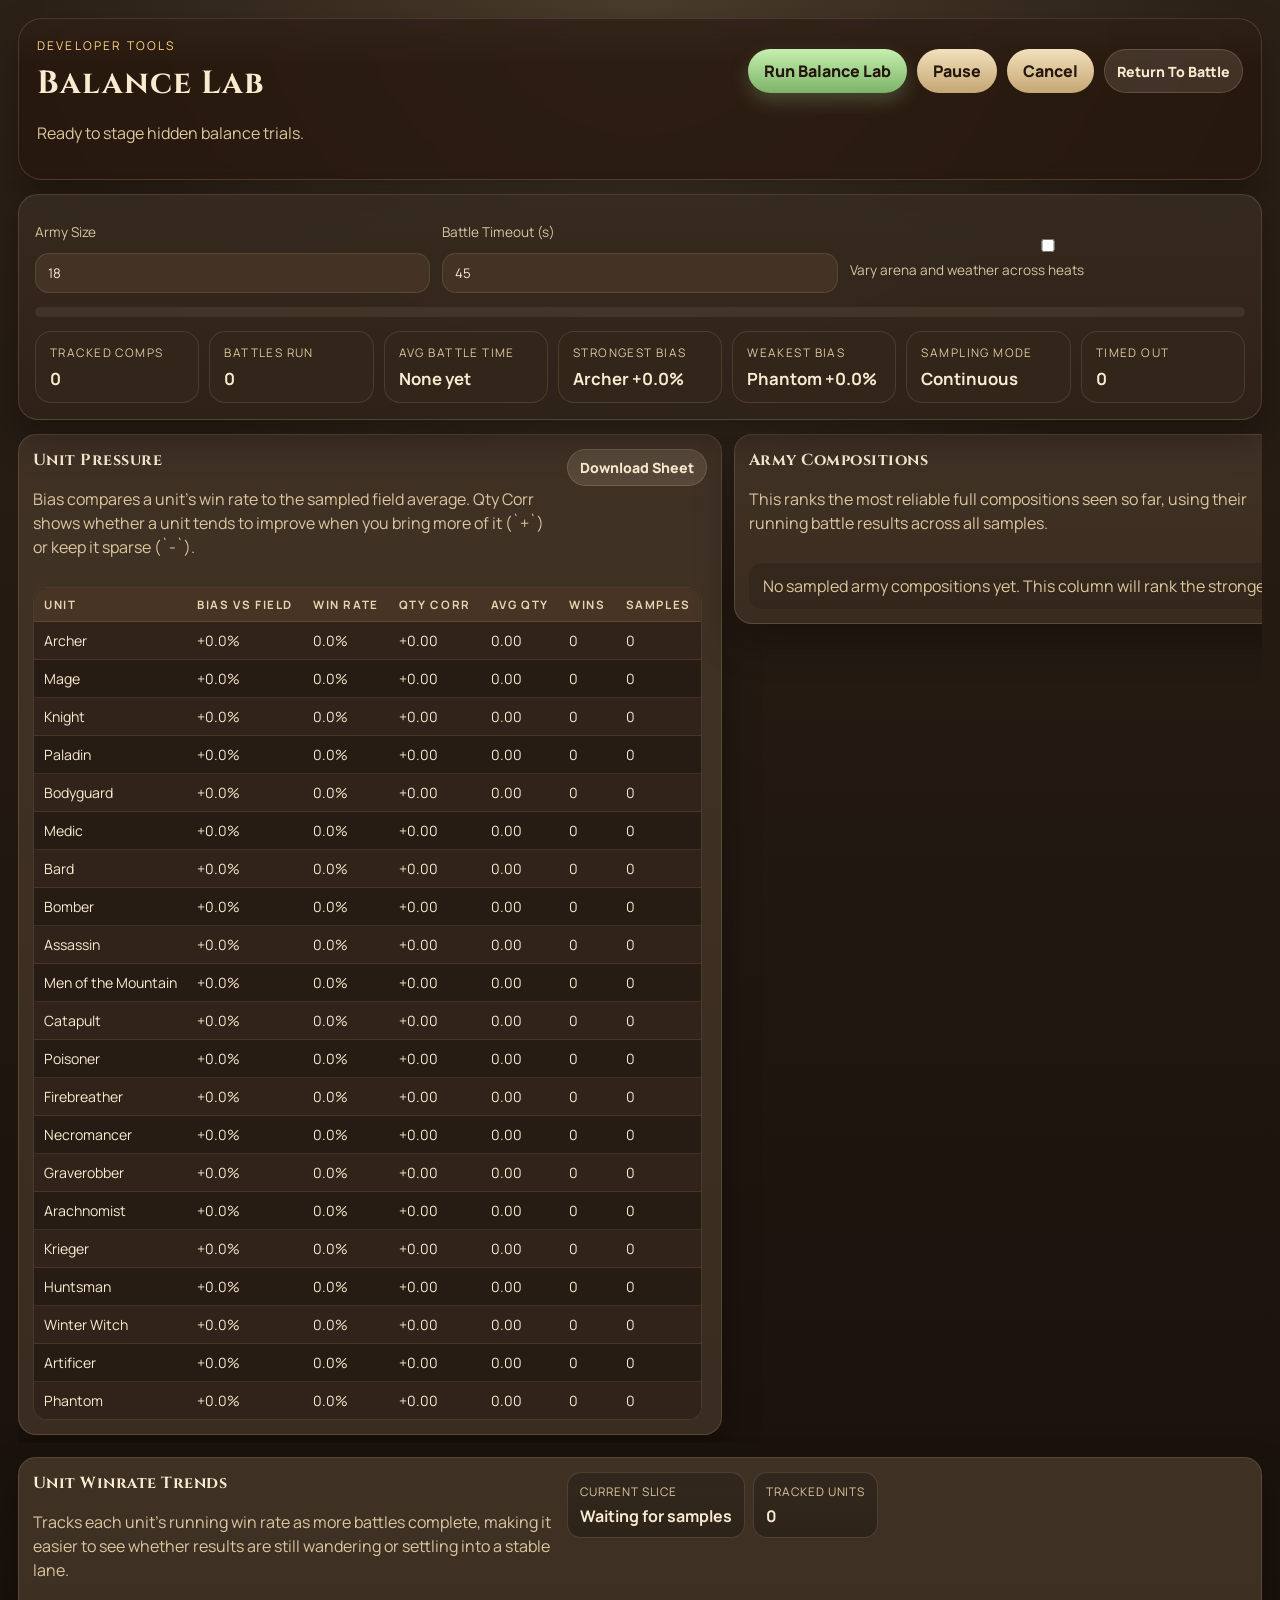
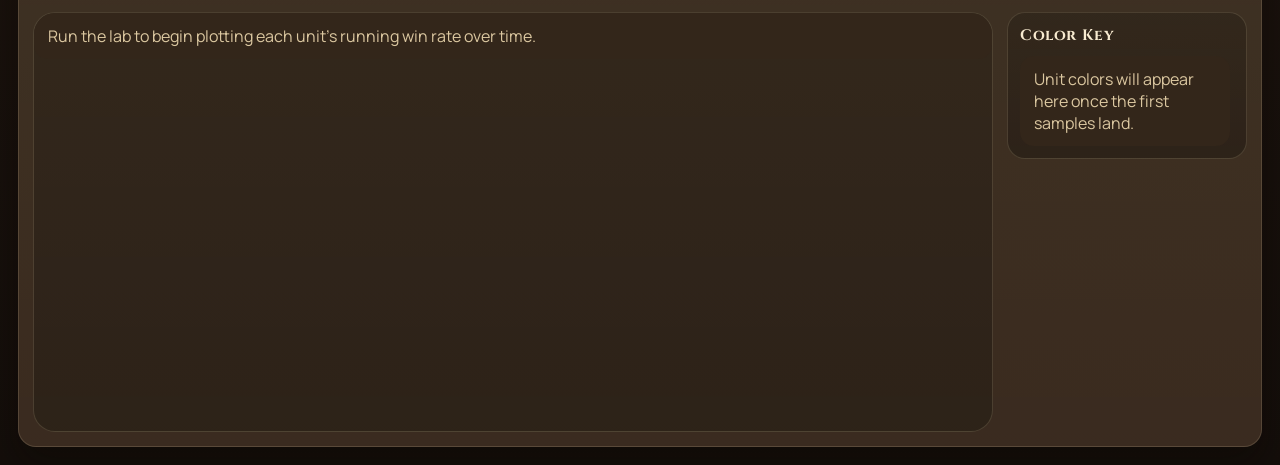
<file: balance-lab.html>
<!DOCTYPE html>
<html lang="en">
<head>
  <meta charset="UTF-8">
  <meta name="viewport" content="width=device-width, initial-scale=1.0">
  <title>TBR Warfare Balance Lab</title>
  <link rel="preconnect" href="https://fonts.googleapis.com">
  <link rel="preconnect" href="https://fonts.gstatic.com" crossorigin>
  <link href="https://fonts.googleapis.com/css2?family=Cinzel:wght@500;700;800&family=Manrope:wght@400;500;700&display=swap" rel="stylesheet">
  <link rel="stylesheet" href="styles.css">
</head>
<body>
  <div id="balanceLabPage" class="balance-lab-page-shell">
    <header class="balance-lab-page-header panel-section">
      <div>
        <p class="eyebrow">Developer Tools</p>
        <h1>Balance Lab</h1>
        <p id="balanceLabStatus" class="hint">Ready to stage hidden balance trials.</p>
      </div>
      <div class="button-row">
        <button id="runBalanceLabBtn" class="accent" type="button">Run Balance Lab</button>
        <button id="pauseBalanceLabBtn" class="secondary" type="button">Pause</button>
        <button id="cancelBalanceLabBtn" class="secondary" type="button">Cancel</button>
        <button id="returnToBattleBtn" class="ghost small" type="button">Return To Battle</button>
      </div>
    </header>

    <main class="balance-lab-page-main">
      <section class="panel-section balance-lab">
        <div class="balance-lab-controls">
          <label>
            <span>Army Size</span>
            <input id="balanceLabArmySizeInput" type="number" min="6" max="120" step="1" value="18">
          </label>
          <label>
            <span>Battle Timeout (s)</span>
            <input id="balanceLabMaxBattleSecondsInput" type="number" min="10" max="180" step="1" value="45">
          </label>
          <label class="checkbox-row balance-lab-toggle">
            <input id="balanceLabVaryArenaToggle" type="checkbox">
            <span>Vary arena and weather across heats</span>
          </label>
        </div>
        <div class="balance-lab-progress" aria-hidden="true">
          <div id="balanceLabProgressFill" class="balance-lab-progress-fill"></div>
        </div>
        <div id="balanceLabSummary" class="balance-lab-summary"></div>
      </section>

      <section class="balance-lab-dashboard">
        <section class="balance-lab-panel">
          <div class="balance-lab-panel-header">
            <div>
              <h4>Unit Pressure</h4>
              <p class="hint">Bias compares a unit's win rate to the sampled field average. Qty Corr shows whether a unit tends to improve when you bring more of it (`+`) or keep it sparse (`-`).</p>
            </div>
            <button id="downloadBalanceLabUnitsBtn" class="ghost small" type="button">Download Sheet</button>
          </div>
          <div id="balanceLabUnitTable"></div>
        </section>
        <section class="balance-lab-panel">
          <div class="balance-lab-panel-header">
            <div>
              <h4>Army Compositions</h4>
              <p class="hint">This ranks the most reliable full compositions seen so far, using their running battle results across all samples.</p>
            </div>
            <button id="downloadBalanceLabCombosBtn" class="ghost small" type="button">Download Sheet</button>
          </div>
          <div id="balanceLabComboTable"></div>
        </section>
        <section class="balance-lab-panel">
          <div class="balance-lab-panel-header">
            <div>
              <h4>Pair Synergies</h4>
              <p class="hint">Two-unit pairings are compared against their members' average solo win tendency. Green pairs overperform together; red pairs drag each other down.</p>
            </div>
            <button id="downloadBalanceLabPairsBtn" class="ghost small" type="button">Download Sheet</button>
          </div>
          <label class="balance-lab-search">
            <span>Search Unit</span>
            <input id="balanceLabPairSearchInput" type="search" placeholder="Type a unit name, e.g. Krieger">
          </label>
          <div id="balanceLabPairTable"></div>
        </section>
        <section class="balance-lab-panel">
          <div class="balance-lab-panel-header">
            <div>
              <h4>Counter Matrix</h4>
              <p class="hint">Shows when armies containing one unit consistently beat armies featuring another unit in the same sampled heats.</p>
            </div>
            <button id="downloadBalanceLabCountersBtn" class="ghost small" type="button">Download Sheet</button>
          </div>
          <label class="balance-lab-search">
            <span>Search Unit</span>
            <input id="balanceLabCounterSearchInput" type="search" placeholder="Type a unit name, e.g. Krieger">
          </label>
          <div id="balanceLabCounterTable"></div>
        </section>
      </section>

      <section class="balance-lab-panel balance-lab-panel-wide balance-lab-trend-panel">
        <div class="balance-lab-panel-header">
          <div>
            <h4>Unit Winrate Trends</h4>
            <p class="hint">Tracks each unit's running win rate as more battles complete, making it easier to see whether results are still wandering or settling into a stable lane.</p>
          </div>
          <div id="balanceLabTrendMeta" class="balance-lab-trend-meta"></div>
        </div>
        <div class="balance-lab-trend-layout">
          <div id="balanceLabTrendChart" class="balance-lab-trend-chart" aria-label="Unit winrate trend chart"></div>
          <aside class="balance-lab-trend-key-panel">
            <h5>Color Key</h5>
            <div id="balanceLabTrendColorLegend" class="balance-lab-trend-color-legend"></div>
          </aside>
        </div>
      </section>
    </main>
  </div>

  <script src="app.js"></script>
</body>
</html>
</file>
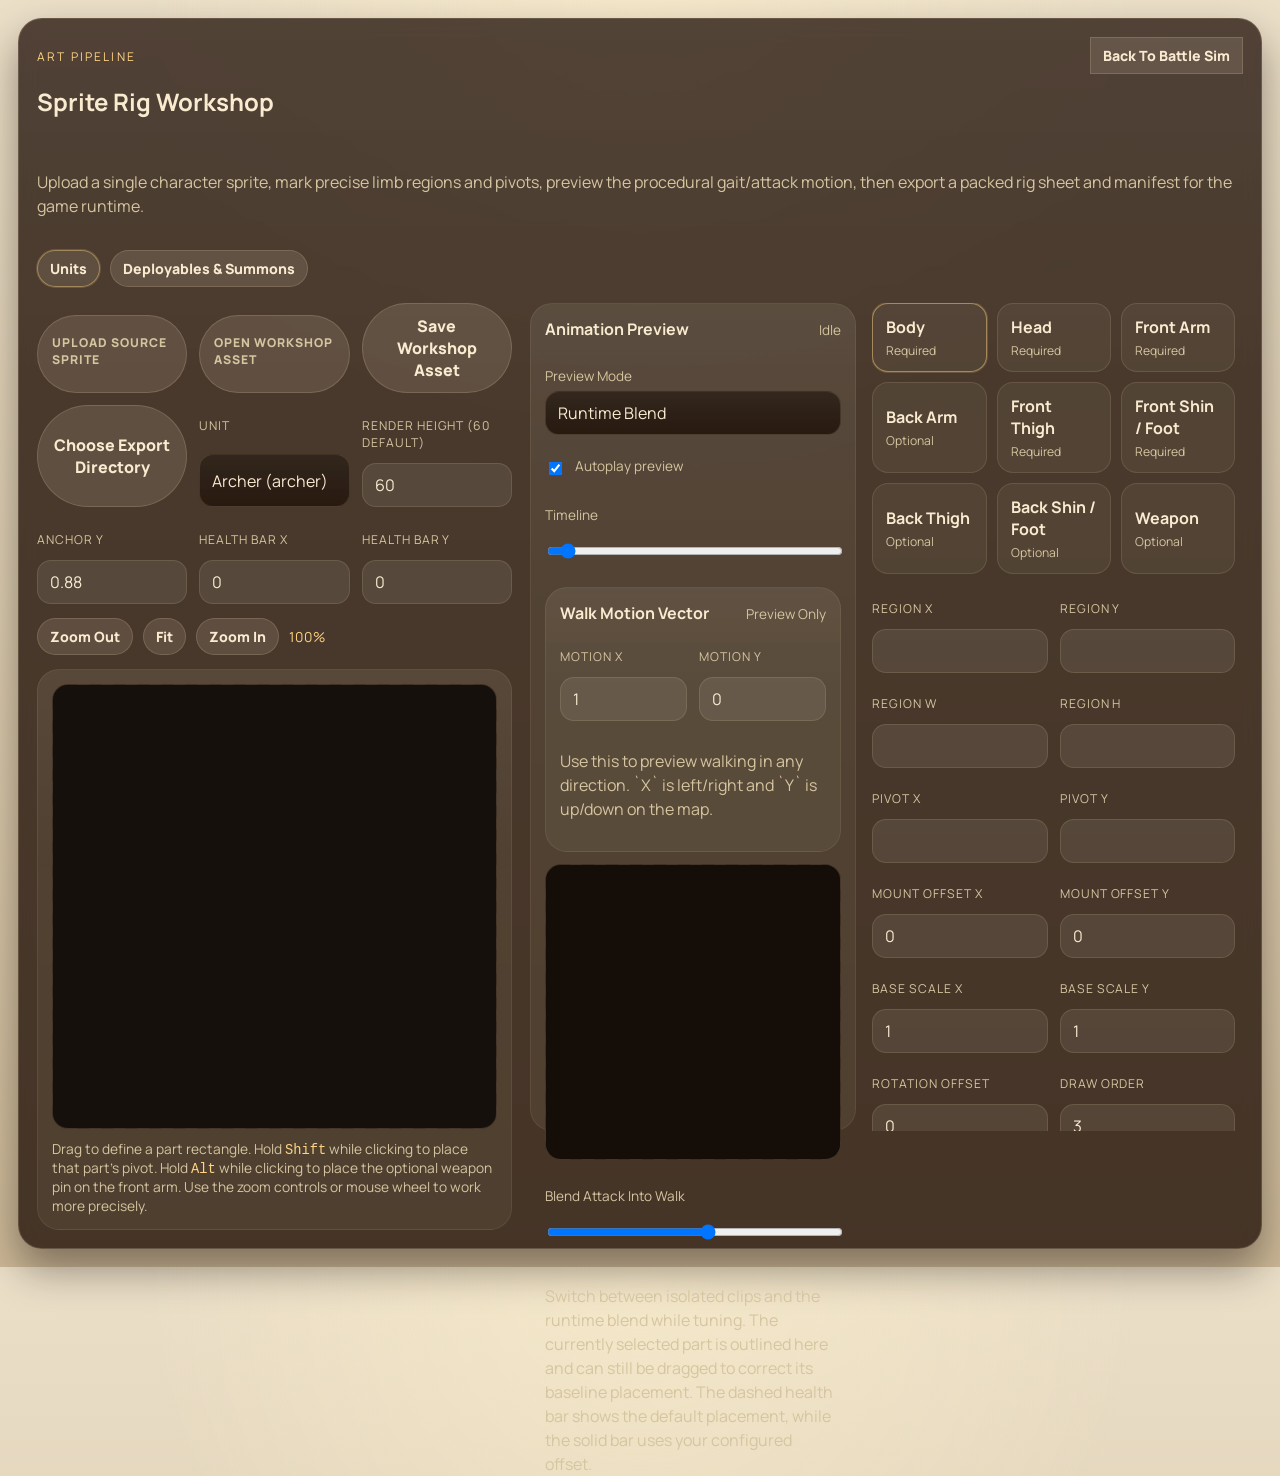
<file: sprite-workshop.html>
<!DOCTYPE html>
<html lang="en">
<head>
  <meta charset="UTF-8">
  <meta name="viewport" content="width=device-width, initial-scale=1.0">
  <title>TBR Warfare Sprite Workshop</title>
  <link rel="preconnect" href="https://fonts.googleapis.com">
  <link rel="preconnect" href="https://fonts.gstatic.com" crossorigin>
  <link href="https://fonts.googleapis.com/css2?family=Cinzel:wght@500;700;800&family=Manrope:wght@400;500;700&display=swap" rel="stylesheet">
  <link rel="stylesheet" href="styles.css">
</head>
<body>
  <div class="app-shell">
    <section class="panel-section sprite-rig-panel">
      <div class="section-heading">
        <div>
          <p class="eyebrow">Art Pipeline</p>
          <h2>Sprite Rig Workshop</h2>
        </div>
        <a class="ghost small tool-link" href="index.html">Back To Battle Sim</a>
      </div>
      <p id="spriteRigWorkshopHint" class="hint">Upload a single character sprite, mark precise limb regions and pivots, preview the procedural gait/attack motion, then export a packed rig sheet and manifest for the game runtime.</p>
      <div class="sprite-rig-tab-row" role="tablist" aria-label="Sprite workshop modules">
        <button id="spriteRigUnitWorkshopTabBtn" class="ghost small active" type="button" role="tab" aria-selected="true">Units</button>
        <button id="spriteRigDeployableWorkshopTabBtn" class="ghost small" type="button" role="tab" aria-selected="false">Deployables &amp; Summons</button>
      </div>
      <div class="sprite-rig-layout">
        <section class="sprite-rig-column">
          <div class="sprite-rig-toolbar">
            <label class="file-button ghost">
              <input id="spriteRigFileInput" type="file" accept="image/png,image/webp,image/jpeg">
              <span>Upload Source Sprite</span>
            </label>
            <label class="file-button ghost">
              <input id="spriteRigProjectInput" type="file" accept=".json,application/json">
              <span>Open Workshop Asset</span>
            </label>
            <button id="spriteRigSaveProjectBtn" class="ghost" type="button">Save Workshop Asset</button>
            <button id="spriteRigChooseExportDirBtn" class="ghost" type="button">Choose Export Directory</button>
            <label>
              <span id="spriteRigUnitSelectLabel">Unit</span>
              <select id="spriteRigUnitSelect"></select>
            </label>
            <label>
              <span>Render Height (60 default)</span>
              <input id="spriteRigRenderHeight" type="number" min="16" max="256" step="1" value="60">
            </label>
            <label>
              <span>Anchor Y</span>
              <input id="spriteRigAnchorY" type="number" min="0.5" max="1.2" step="0.01" value="0.88">
            </label>
            <label>
              <span>Health Bar X</span>
              <input id="spriteRigHealthBarOffsetX" type="number" step="1" value="0">
            </label>
            <label>
              <span>Health Bar Y</span>
              <input id="spriteRigHealthBarOffsetY" type="number" step="1" value="0">
            </label>
          </div>
          <div class="button-row sprite-rig-zoom-row">
            <button id="spriteRigZoomOutBtn" class="ghost small" type="button">Zoom Out</button>
            <button id="spriteRigZoomResetBtn" class="ghost small" type="button">Fit</button>
            <button id="spriteRigZoomInBtn" class="ghost small" type="button">Zoom In</button>
            <span id="spriteRigZoomLabel" class="sprite-rig-zoom-label">100%</span>
          </div>
          <div class="sprite-rig-source-frame">
            <canvas id="spriteRigSourceCanvas" width="640" height="640"></canvas>
            <div class="sprite-rig-source-hint">Drag to define a part rectangle. Hold <code>Shift</code> while clicking to place that part's pivot. Hold <code>Alt</code> while clicking to place the optional weapon pin on the front arm. Use the zoom controls or mouse wheel to work more precisely.</div>
          </div>
        </section>

        <section class="sprite-rig-column sprite-rig-sidebar">
          <div class="sprite-rig-preview-pane">
            <div class="sprite-rig-preview-card sprite-rig-preview-stage">
              <div class="section-heading">
                <h3>Animation Preview</h3>
                <span id="spriteRigPreviewLabel">Idle</span>
              </div>
              <div class="sprite-rig-preview-controls">
                <label>
                  <span>Preview Mode</span>
                  <select id="spriteRigPreviewMode">
                    <option value="selected">Selected Clip</option>
                    <option value="composite">Runtime Blend</option>
                  </select>
                </label>
                <label class="checkbox-row">
                  <input id="spriteRigPreviewAutoplay" type="checkbox" checked>
                  <span>Autoplay preview</span>
                </label>
                <label>
                  <span>Timeline</span>
                  <input id="spriteRigPreviewTime" type="range" min="0" max="100" step="1" value="0">
                </label>
              </div>
              <div id="spriteRigWalkVectorControls" class="sprite-rig-preview-card hidden">
                <div class="section-heading">
                  <h3>Walk Motion Vector</h3>
                  <span>Preview Only</span>
                </div>
                <div class="sprite-rig-fields">
                  <label>
                    <span>Motion X</span>
                    <input id="spriteRigPreviewMotionX" type="number" min="-1" max="1" step="0.1" value="1">
                  </label>
                  <label>
                    <span>Motion Y</span>
                    <input id="spriteRigPreviewMotionY" type="number" min="-1" max="1" step="0.1" value="0">
                  </label>
                </div>
                <p class="hint">Use this to preview walking in any direction. `X` is left/right and `Y` is up/down on the map.</p>
              </div>
              <canvas id="spriteRigPreviewCanvas" width="280" height="280"></canvas>
              <label>
                <span>Blend Attack Into Walk</span>
                <input id="spriteRigPreviewBlend" type="range" min="0" max="100" step="1" value="55">
              </label>
              <p class="hint">Switch between isolated clips and the runtime blend while tuning. The currently selected part is outlined here and can still be dragged to correct its baseline placement. The dashed health bar shows the default placement, while the solid bar uses your configured offset.</p>
            </div>
          </div>
          <div class="sprite-rig-drawer">
            <div class="sprite-rig-part-picker" id="spriteRigPartPicker"></div>
            <div class="sprite-rig-fields">
              <label>
                <span>Region X</span>
                <input id="spriteRigRegionX" type="number" step="1">
              </label>
              <label>
                <span>Region Y</span>
                <input id="spriteRigRegionY" type="number" step="1">
              </label>
              <label>
                <span>Region W</span>
                <input id="spriteRigRegionW" type="number" min="1" step="1">
              </label>
              <label>
                <span>Region H</span>
                <input id="spriteRigRegionH" type="number" min="1" step="1">
              </label>
              <label>
                <span>Pivot X</span>
                <input id="spriteRigPivotX" type="number" step="1">
              </label>
              <label>
                <span>Pivot Y</span>
                <input id="spriteRigPivotY" type="number" step="1">
              </label>
              <label>
                <span>Mount Offset X</span>
                <input id="spriteRigMountOffsetX" type="number" step="1">
              </label>
              <label>
                <span>Mount Offset Y</span>
                <input id="spriteRigMountOffsetY" type="number" step="1">
              </label>
              <label>
                <span>Base Scale X</span>
                <input id="spriteRigBaseScaleX" type="number" step="0.05" value="1">
              </label>
              <label>
                <span>Base Scale Y</span>
                <input id="spriteRigBaseScaleY" type="number" step="0.05" value="1">
              </label>
              <label>
                <span>Rotation Offset</span>
                <input id="spriteRigRotationOffset" type="number" step="0.1" value="0">
              </label>
              <label>
                <span>Draw Order</span>
                <input id="spriteRigDrawOrder" type="number" step="1" value="0">
              </label>
            </div>
          <div class="sprite-rig-preview-card">
            <div class="section-heading">
              <h3>Weapon Attach</h3>
              <span>Optional</span>
            </div>
            <p class="hint">Pin the weapon layer to a point on the front arm, then tune its resting angle so attack motion pivots from the hand instead of the torso.</p>
            <label class="checkbox-row">
              <input id="spriteRigWeaponAttachEnabled" type="checkbox">
              <span>Attach weapon to front arm</span>
            </label>
            <div class="sprite-rig-fields">
              <label>
                <span>Hand Pin X</span>
                <input id="spriteRigWeaponAttachX" type="number" step="1">
              </label>
              <label>
                <span>Hand Pin Y</span>
                <input id="spriteRigWeaponAttachY" type="number" step="1">
              </label>
              <label>
                <span>Angle</span>
                <input id="spriteRigWeaponAttachAngle" type="number" step="1" value="0">
              </label>
            </div>
            <div class="button-row">
              <button id="spriteRigWeaponUseArmPivotBtn" class="ghost small" type="button">Use Front Arm Pivot</button>
              <button id="spriteRigWeaponClearAttachBtn" class="ghost small" type="button">Clear Weapon Pin</button>
            </div>
          </div>
          <div class="button-row">
            <button id="spriteRigCopyFromBodyBtn" class="ghost small" type="button">Center Pivot In Region</button>
            <button id="spriteRigResetMountOffsetBtn" class="ghost small" type="button">Reset Mount Offset</button>
            <button id="spriteRigResetBaseScaleBtn" class="ghost small" type="button">Reset Base Scale</button>
            <button id="spriteRigFlipXBtn" class="ghost small" type="button">Reflect X</button>
            <button id="spriteRigFlipYBtn" class="ghost small" type="button">Reflect Y</button>
            <button id="spriteRigClearPartBtn" class="ghost small" type="button">Clear Part</button>
          </div>
            <div id="spriteRigSpecialBehaviorCard" class="sprite-rig-preview-card hidden">
              <div class="section-heading">
                <h3>Special Behavior</h3>
                <span id="spriteRigSpecialBehaviorLabel">Deployable</span>
              </div>
              <p id="spriteRigSpecialBehaviorHint" class="hint">Choose which part behaves like the turret barrel. Its own pivot becomes the aim pivot, and the attack clip still handles firing deformation.</p>
              <div class="sprite-rig-fields">
                <label id="spriteRigAimPartField">
                  <span>Gun Barrel Part</span>
                  <select id="spriteRigAimPartSelect"></select>
                </label>
              </div>
            </div>
          <div class="sprite-rig-preview-card">
            <div class="section-heading">
              <h3>Animation Tuning</h3>
              <span id="spriteRigAnimationSummary">Walk</span>
            </div>
            <div class="sprite-rig-preview-controls">
              <label>
                <span>Edit Clip</span>
                <select id="spriteRigAnimationSelect"></select>
              </label>
            </div>
            <div id="spriteRigSimplePoseControls" class="sprite-rig-preview-controls hidden">
              <label>
                <span>Edit State</span>
                <select id="spriteRigSimplePoseStateSelect">
                  <option value="a">State A</option>
                  <option value="b">State B</option>
                </select>
              </label>
            </div>
            <div class="sprite-rig-fields" id="spriteRigAnimationClipFields"></div>
            <div class="sprite-rig-fields" id="spriteRigAnimationFields"></div>
          </div>
          <div class="sprite-rig-preview-card">
            <div class="section-heading">
              <h3>Keyframes</h3>
              <span id="spriteRigKeyframeSummary">No keyframe</span>
            </div>
            <p id="spriteRigPoseHelpText" class="hint">Pause the preview, scrub to a moment in the selected clip, then set a bespoke pose for the highlighted part. Keyframes layer on top of the procedural tuning so shield arms, lunges, and special silhouettes can be refined without rebuilding the rig.</p>
            <div class="sprite-rig-fields">
              <label>
                <span>Pose X</span>
                <input id="spriteRigKeyframeX" type="number" step="0.01" value="0">
              </label>
              <label>
                <span>Pose Y</span>
                <input id="spriteRigKeyframeY" type="number" step="0.01" value="0">
              </label>
              <label>
                <span>Pose Rotation</span>
                <input id="spriteRigKeyframeRotation" type="number" step="0.1" value="0">
              </label>
              <label>
                <span>Pose Scale X</span>
                <input id="spriteRigKeyframeScaleX" type="number" step="0.01" value="0">
              </label>
              <label>
                <span>Pose Scale Y</span>
                <input id="spriteRigKeyframeScaleY" type="number" step="0.01" value="0">
              </label>
            </div>
            <div class="button-row">
              <button id="spriteRigSetKeyframeBtn" class="ghost small" type="button">Set Keyframe</button>
              <button id="spriteRigDeleteKeyframeBtn" class="ghost small" type="button">Delete Keyframe</button>
              <button id="spriteRigResetKeyframePoseBtn" class="ghost small" type="button">Reset Pose</button>
            </div>
            <div id="spriteRigKeyframeList" class="sprite-rig-keyframe-list"></div>
          </div>
          <div class="button-row">
            <button id="spriteRigDownloadSheetBtn" class="secondary" type="button">Download Rig Sheet</button>
            <button id="spriteRigDownloadManifestBtn" class="secondary" type="button">Download Manifest</button>
            <button id="spriteRigExportDirBtn" class="accent" type="button">Export Runtime Rig</button>
          </div>
          <pre id="spriteRigStatus" class="sprite-rig-status">Load a sprite to begin defining the rig.</pre>
          </div>
        </section>
      </div>
    </section>
  </div>

  <script src="app.js"></script>
</body>
</html>
</file>
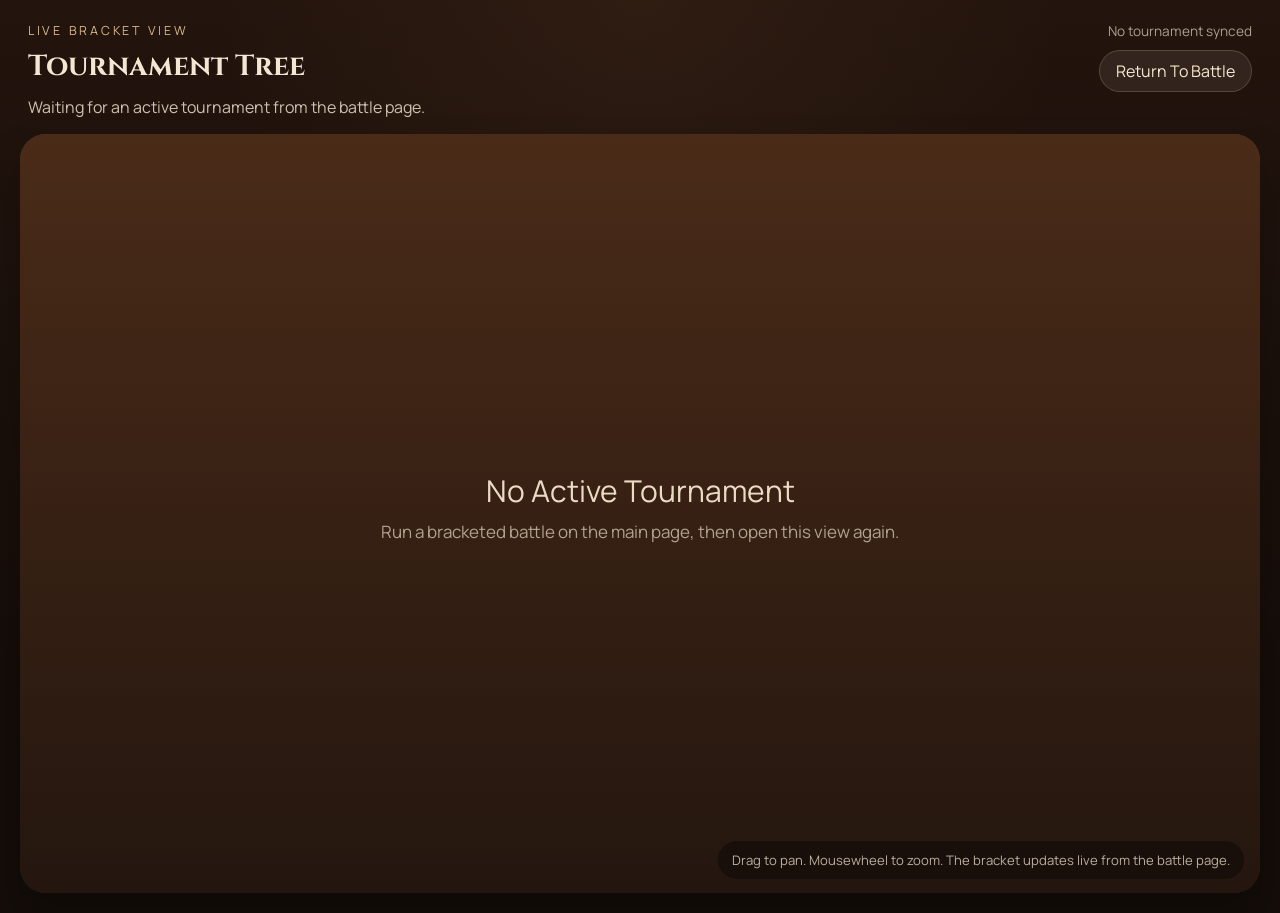
<file: tournament.html>
<!DOCTYPE html>
<html lang="en">
<head>
  <meta charset="UTF-8">
  <meta name="viewport" content="width=device-width, initial-scale=1.0">
  <title>TBR Warfare Tournament</title>
  <link rel="preconnect" href="https://fonts.googleapis.com">
  <link rel="preconnect" href="https://fonts.gstatic.com" crossorigin>
  <link href="https://fonts.googleapis.com/css2?family=Cinzel:wght@500;700;800&family=Manrope:wght@400;500;700&display=swap" rel="stylesheet">
  <link rel="stylesheet" href="tournament-view.css">
</head>
<body>
  <div class="tournament-shell">
    <header class="tournament-header">
      <div>
        <p class="eyebrow">Live Bracket View</p>
        <h1>Tournament Tree</h1>
        <p id="tournamentStatus" class="status-copy">Waiting for an active tournament.</p>
        <div id="tournamentFastForwardStatus" class="tournament-fast-forward hidden" aria-live="polite">
          <div class="tournament-fast-forward-copy">
            <strong id="tournamentFastForwardLabel">Fast forwarding tournament...</strong>
            <span id="tournamentFastForwardMeta">Preparing simulation</span>
          </div>
          <div class="tournament-fast-forward-bar">
            <div id="tournamentFastForwardFill" class="tournament-fast-forward-fill"></div>
          </div>
        </div>
      </div>
      <div class="tournament-actions">
        <span id="tournamentUpdatedAt" class="updated-at">No sync yet</span>
        <button id="returnToBattleBtn" class="action-link action-link-button" type="button">Return To Battle</button>
      </div>
    </header>

    <main class="tournament-stage">
      <canvas id="tournamentCanvas" width="1600" height="900"></canvas>
      <div class="stage-hint">Drag to pan. Mousewheel to zoom. The bracket updates live from the battle page.</div>
    </main>
  </div>

  <script src="tournament-view.js"></script>
</body>
</html>
</file>
<file: styles.css>
﻿:root {
  --bg-top: #ebdfc8;
  --bg-bottom: #ccb897;
  --panel: rgba(40, 24, 14, 0.82);
  --panel-soft: rgba(70, 46, 29, 0.78);
  --panel-border: rgba(255, 231, 194, 0.16);
  --text-main: #f8ebd0;
  --text-muted: #d5c5a0;
  --accent: #e6a12e;
  --accent-soft: #ffd483;
  --shadow: rgba(22, 15, 10, 0.42);
}

* { box-sizing: border-box; }

body {
  margin: 0;
  min-height: 100vh;
  font-family: "Manrope", sans-serif;
  color: var(--text-main);
  background:
    radial-gradient(circle at top, rgba(255, 241, 204, 0.5), transparent 35%),
    linear-gradient(180deg, var(--bg-top), var(--bg-bottom));
}

button, input, select, textarea { font: inherit; }
[hidden] { display: none !important; }
.hidden { display: none !important; }

.app-shell {
  display: grid;
  gap: 18px;
  min-height: 100vh;
  padding: 18px;
  align-content: start;
}

.top-shell {
  display: grid;
  grid-template-columns: 400px minmax(0, 1fr);
  gap: 18px;
  min-height: 0;
}

.top-shell,
.control-panel,
.battle-panel,
.roster-panel {
  min-height: 0;
}

.control-panel {
  display: flex;
  flex-direction: column;
  gap: 14px;
  overflow: auto;
  padding-right: 6px;
}

.audio-attribution {
  margin: 2px 6px 0 0;
  color: rgba(248, 235, 208, 0.72);
  font-size: 0.7rem;
  line-height: 1.35;
}

.audio-attribution a {
  color: inherit;
}

.panel-section, .battle-panel {
  border: 1px solid var(--panel-border);
  border-radius: 24px;
  background:
    linear-gradient(180deg, rgba(255,255,255,0.03), transparent 30%),
    var(--panel);
  box-shadow: 0 20px 40px var(--shadow);
  backdrop-filter: blur(8px);
}

.panel-section { padding: 18px; }

.dev-panel {
  display: grid;
  gap: 14px;
  padding: 16px 18px;
}

.dev-panel-header {
  display: flex;
  align-items: flex-start;
  justify-content: space-between;
  gap: 16px;
}

.dev-panel-header h2 {
  margin: 0;
  font-family: "Cinzel", serif;
  font-size: 1.2rem;
  letter-spacing: 0.03em;
}

.dev-panel-controls {
  display: flex;
  flex-wrap: wrap;
  align-items: center;
  gap: 10px;
}

.dev-panel-status {
  color: rgba(248, 235, 208, 0.82);
  font-size: 0.8rem;
}

.cover-thumb-placeholder,
.winner-card-cover.cover-thumb-placeholder,
.knockout-cover.cover-thumb-placeholder {
  filter: saturate(0.72) brightness(1.02);
}

.balance-lab {
  display: grid;
  gap: 14px;
  padding: 16px;
  border-radius: 20px;
  border: 1px solid rgba(255, 231, 194, 0.12);
  background:
    linear-gradient(180deg, rgba(255, 241, 217, 0.06), rgba(255, 241, 217, 0.03)),
    rgba(18, 13, 10, 0.26);
}

.balance-lab-header,
.balance-lab-panel-header {
  display: grid;
  grid-template-columns: minmax(0, 52ch) auto;
  align-items: flex-start;
  gap: 14px;
  width: fit-content;
  max-width: 100%;
}

.balance-lab-panel-header > div {
  min-width: 0;
  max-width: 52ch;
}

.balance-lab-header h3,
.balance-lab-panel-header h4 {
  margin: 0;
  font-family: "Cinzel", serif;
  letter-spacing: 0.03em;
}

.balance-lab-panel-header h4 {
  font-size: 1rem;
}

.balance-lab-controls {
  display: grid;
  grid-template-columns: repeat(auto-fit, minmax(160px, 1fr));
  gap: 12px;
}

.balance-lab-controls label {
  display: grid;
  gap: 6px;
  color: var(--text-muted);
  font-size: 0.83rem;
}

.balance-lab-controls input[type="number"] {
  width: 100%;
}

.balance-lab-search {
  display: grid;
  gap: 6px;
  width: min(100%, 52ch);
  max-width: 52ch;
  color: var(--text-muted);
  font-size: 0.8rem;
}

.balance-lab-search input[type="search"] {
  width: 100%;
}

.balance-lab-toggle {
  align-self: end;
  min-height: 42px;
  padding-bottom: 8px;
}

.balance-lab-progress {
  overflow: hidden;
  height: 10px;
  border-radius: 999px;
  background: rgba(255, 241, 217, 0.08);
}

.balance-lab-progress-fill {
  width: 0%;
  height: 100%;
  border-radius: inherit;
  background: linear-gradient(90deg, #c5f0af, #ffd991);
  box-shadow: 0 0 18px rgba(255, 217, 145, 0.3);
  transition: width 180ms ease;
}

.balance-lab-summary {
  display: grid;
  grid-template-columns: repeat(auto-fit, minmax(160px, 1fr));
  gap: 10px;
}

.balance-lab-stat {
  padding: 12px 14px;
  border-radius: 16px;
  border: 1px solid rgba(255, 231, 194, 0.1);
  background: rgba(255, 241, 217, 0.04);
}

.balance-lab-stat span {
  display: block;
  color: var(--text-muted);
  font-size: 0.74rem;
  letter-spacing: 0.12em;
  text-transform: uppercase;
}

.balance-lab-stat strong {
  display: block;
  margin-top: 6px;
  color: var(--accent-soft);
  font-size: 1.05rem;
}

.balance-lab-dashboard {
  display: flex;
  flex-wrap: nowrap;
  gap: 12px;
  align-items: start;
  overflow-x: auto;
  overflow-y: hidden;
  padding-bottom: 8px;
  scrollbar-gutter: stable;
}

.balance-lab-panel {
  display: grid;
  align-content: start;
  align-items: start;
  gap: 12px;
  flex: 0 0 auto;
  width: max-content;
  min-width: 360px;
  max-width: none;
  padding: 14px;
  border-radius: 18px;
  border: 1px solid rgba(255, 231, 194, 0.08);
  background: rgba(10, 8, 6, 0.24);
}

.balance-lab-panel-wide {
  grid-column: 1 / -1;
  justify-self: stretch;
  width: 100%;
  max-width: none;
  min-width: 0;
}

.balance-lab-table {
  width: max-content;
  max-width: 100%;
  overflow-x: auto;
  overflow-y: hidden;
  border-radius: 14px;
  border: 1px solid rgba(255, 231, 194, 0.08);
}

.balance-lab-table table {
  width: max-content;
  min-width: 100%;
  border-collapse: collapse;
  font-size: 0.88rem;
}

.balance-lab-table th,
.balance-lab-table td {
  white-space: nowrap;
}

.balance-lab-panel .hint,
.balance-lab-search span {
  white-space: normal;
  overflow-wrap: anywhere;
}

.balance-lab-table th,
.balance-lab-table td {
  padding: 9px 10px;
  text-align: left;
  border-bottom: 1px solid rgba(255, 231, 194, 0.06);
}

.balance-lab-table th {
  color: var(--text-muted);
  font-size: 0.72rem;
  letter-spacing: 0.14em;
  text-transform: uppercase;
  background: rgba(255, 241, 217, 0.05);
}

.balance-lab-table tbody tr:nth-child(odd) {
  background: rgba(255, 241, 217, 0.03);
}

.balance-lab-table tbody tr:last-child td {
  border-bottom: 0;
}

.balance-lab-positive {
  color: #b7f4ab;
}

.balance-lab-negative {
  color: #ffb39f;
}

.balance-lab-counter {
  color: #a8d8ff;
}

.balance-lab-neutral {
  color: var(--text-main);
}

.balance-lab-chip-list {
  display: flex;
  flex-wrap: wrap;
  gap: 8px;
}

.balance-lab-chip {
  padding: 7px 11px;
  border-radius: 999px;
  border: 1px solid rgba(255, 231, 194, 0.1);
  background: rgba(255, 241, 217, 0.05);
  color: var(--text-main);
  font-size: 0.8rem;
}

.balance-lab-heat-list {
  display: grid;
  gap: 10px;
}

.balance-lab-heat-card {
  padding: 12px 14px;
  border-radius: 16px;
  border: 1px solid rgba(255, 231, 194, 0.08);
  background: rgba(255, 241, 217, 0.04);
}

.balance-lab-heat-card h5,
.balance-lab-heat-card p {
  margin: 0;
}

.balance-lab-heat-card h5 {
  font-family: "Cinzel", serif;
  font-size: 0.94rem;
  letter-spacing: 0.03em;
}

.balance-lab-heat-card p {
  margin-top: 8px;
  color: var(--text-muted);
  line-height: 1.45;
  font-size: 0.84rem;
}

.balance-lab-empty {
  padding: 12px 14px;
  border-radius: 14px;
  background: rgba(255, 241, 217, 0.04);
  color: var(--text-muted);
}

.balance-lab-trend-panel {
  gap: 14px;
}

.balance-lab-trend-layout {
  display: grid;
  grid-template-columns: minmax(0, 1fr) 240px;
  gap: 14px;
  align-items: start;
  width: 100%;
}

.balance-lab-trend-meta {
  display: flex;
  flex-wrap: wrap;
  justify-content: flex-end;
  gap: 8px;
}

.balance-lab-trend-pill {
  min-width: 110px;
  padding: 10px 12px;
  border-radius: 14px;
  border: 1px solid rgba(255, 231, 194, 0.1);
  background: rgba(255, 241, 217, 0.05);
}

.balance-lab-trend-pill span,
.balance-lab-trend-card span {
  display: block;
  font-size: 0.74rem;
  letter-spacing: 0.08em;
  text-transform: uppercase;
}

.balance-lab-trend-pill strong,
.balance-lab-trend-card strong {
  display: block;
  margin-top: 5px;
}

.balance-lab-trend-chart {
  position: relative;
  width: 100%;
  min-height: 420px;
  border-radius: 22px;
  border: 1px solid rgba(255, 231, 194, 0.1);
  background:
    radial-gradient(circle at top, rgba(255, 226, 168, 0.06), transparent 34%),
    linear-gradient(180deg, rgba(49, 34, 23, 0.78), rgba(29, 20, 14, 0.92));
  overflow: hidden;
}

.balance-lab-trend-svg {
  display: block;
  width: 100%;
  height: 420px;
}

.balance-lab-trend-axis-label {
  fill: rgba(242, 228, 198, 0.86);
  font-size: 12px;
  font-family: "Manrope", sans-serif;
  letter-spacing: 0.04em;
}

.balance-lab-trend-key-panel {
  display: grid;
  gap: 10px;
  padding: 12px;
  border-radius: 18px;
  border: 1px solid rgba(255, 231, 194, 0.1);
  background: rgba(255, 241, 217, 0.05);
}

.balance-lab-trend-key-panel h5 {
  margin: 0;
  font-family: "Cinzel", serif;
  font-size: 0.95rem;
  letter-spacing: 0.04em;
}

.balance-lab-trend-color-legend {
  display: grid;
  gap: 8px;
  align-content: start;
  max-height: 420px;
  overflow: auto;
  padding-right: 4px;
}

.balance-lab-trend-key-item {
  display: flex;
  align-items: center;
  gap: 10px;
  min-width: 0;
  padding: 8px 10px;
  border-radius: 12px;
  background: rgba(255, 241, 217, 0.05);
  color: var(--text-main);
}

.balance-lab-trend-key-item span:last-child {
  min-width: 0;
  overflow: hidden;
  text-overflow: ellipsis;
  white-space: nowrap;
}

.balance-lab-trend-swatch {
  width: 11px;
  height: 11px;
  margin-top: 6px;
  border-radius: 999px;
  background: var(--trend-color);
  box-shadow: 0 0 0 3px rgba(255, 241, 217, 0.14);
  flex: 0 0 auto;
}

.balance-lab-trend-tooltip {
  position: absolute;
  z-index: 2;
  min-width: 220px;
  max-width: 250px;
  padding: 10px 11px;
  border-radius: 14px;
  border: 1px solid rgba(255, 231, 194, 0.16);
  background: rgba(31, 22, 15, 0.94);
  box-shadow: 0 14px 30px rgba(0, 0, 0, 0.26);
  pointer-events: none;
}

.balance-lab-trend-tooltip strong {
  display: block;
  margin-bottom: 8px;
  color: var(--text-main);
}

.balance-lab-trend-tooltip-row {
  display: grid;
  grid-template-columns: auto minmax(0, 1fr) auto;
  align-items: center;
  gap: 8px;
  padding: 3px 0;
  color: var(--text-main);
  font-size: 0.84rem;
}

.balance-lab-trend-tooltip-row span:nth-child(2) {
  min-width: 0;
  overflow: hidden;
  text-overflow: ellipsis;
  white-space: nowrap;
}

.balance-lab-page-shell {
  min-height: 100vh;
  padding: 18px;
  display: grid;
  gap: 14px;
  background:
    radial-gradient(circle at top, rgba(255, 224, 170, 0.14), transparent 28%),
    linear-gradient(180deg, #2c2117, #1d140e 58%, #140e0a);
}

.balance-lab-page-header {
  display: flex;
  align-items: flex-start;
  justify-content: space-between;
  gap: 16px;
}

.balance-lab-page-header h1 {
  margin: 0;
  font-family: "Cinzel", serif;
  letter-spacing: 0.03em;
}

.balance-lab-page-main {
  display: grid;
  gap: 14px;
}

#balanceLabPage .panel-section,
#balanceLabPage .balance-lab-panel {
  border-color: rgba(255, 229, 188, 0.14);
  box-shadow: 0 18px 36px rgba(8, 5, 3, 0.34);
}

#balanceLabPage .balance-lab {
  background:
    linear-gradient(180deg, rgba(255, 244, 222, 0.05), rgba(255, 244, 222, 0.015)),
    rgba(44, 31, 21, 0.92);
}

#balanceLabPage .balance-lab-panel {
  background:
    linear-gradient(180deg, rgba(255, 244, 222, 0.04), rgba(255, 244, 222, 0.015)),
    rgba(58, 43, 30, 0.94);
}

#balanceLabPage .balance-lab-table {
  border-color: rgba(255, 229, 188, 0.16);
  background: rgba(33, 24, 17, 0.88);
}

#balanceLabPage .balance-lab-table table {
  background: rgba(33, 24, 17, 0.88);
}

#balanceLabPage .balance-lab-table th,
#balanceLabPage .balance-lab-table td {
  border-bottom-color: rgba(255, 229, 188, 0.1);
}

#balanceLabPage .balance-lab-table th {
  color: #e6d4b1;
  background: rgba(73, 54, 38, 0.96);
}

#balanceLabPage .balance-lab-table td {
  color: #f7ead1;
  background: rgba(40, 29, 20, 0.9);
}

#balanceLabPage .balance-lab-table td.balance-lab-positive {
  color: #bdf3a8;
}

#balanceLabPage .balance-lab-table td.balance-lab-negative {
  color: #ffb2a2;
}

#balanceLabPage .balance-lab-table td.balance-lab-counter {
  color: #a9ddff;
}

#balanceLabPage .balance-lab-table tbody tr:nth-child(odd) td {
  background: rgba(49, 36, 25, 0.96);
}

#balanceLabPage .balance-lab-empty,
#balanceLabPage .balance-lab-heat-card,
#balanceLabPage .balance-lab-stat {
  background: rgba(52, 39, 27, 0.92);
  border-color: rgba(255, 229, 188, 0.12);
}

#balanceLabPage .balance-lab-chip {
  background: rgba(73, 55, 39, 0.92);
  border-color: rgba(255, 229, 188, 0.12);
}

#balanceLabPage .balance-lab-positive {
  color: #bdf3a8;
}

#balanceLabPage .balance-lab-negative {
  color: #ffb2a2;
}

#balanceLabPage .balance-lab-counter {
  color: #a9ddff;
}

#balanceLabPage .balance-lab-controls label,
#balanceLabPage .hint,
#balanceLabPage .balance-lab-empty,
#balanceLabPage .balance-lab-heat-card p,
#balanceLabPage .balance-lab-stat span {
  color: #dbc7a0;
}

#balanceLabPage .balance-lab-stat strong,
#balanceLabPage .balance-lab-heat-card h5,
#balanceLabPage .balance-lab-chip,
#balanceLabPage .balance-lab-table td,
#balanceLabPage .balance-lab-panel-header h4,
#balanceLabPage .balance-lab-page-header h1 {
  color: #f8ebd0;
}

#balanceLabPage .balance-lab-controls input[type="number"] {
  background: rgba(71, 53, 38, 0.88);
  border-color: rgba(255, 229, 188, 0.12);
  color: #f8ebd0;
}

#balanceLabPage .balance-lab-progress {
  background: rgba(255, 229, 188, 0.08);
}

#balanceLabPage .balance-lab-trend-chart,
#balanceLabPage .balance-lab-trend-key-panel,
#balanceLabPage .balance-lab-trend-key-item,
#balanceLabPage .balance-lab-trend-pill,
#balanceLabPage .balance-lab-trend-tooltip {
  border-color: rgba(255, 229, 188, 0.14);
  background:
    linear-gradient(180deg, rgba(255, 244, 222, 0.04), rgba(255, 244, 222, 0.015)),
    rgba(42, 31, 21, 0.94);
}

#balanceLabPage .balance-lab-trend-pill span,
#balanceLabPage .balance-lab-trend-key-item span,
#balanceLabPage .balance-lab-trend-axis-label {
  color: #dbc7a0;
  fill: #dbc7a0;
}

#balanceLabPage .balance-lab-trend-pill strong,
#balanceLabPage .balance-lab-trend-key-panel h5,
#balanceLabPage .balance-lab-trend-tooltip strong {
  color: #f8ebd0;
}

@media (max-width: 860px) {
  .balance-lab-panel-header {
    grid-template-columns: minmax(0, 1fr);
  }

  .balance-lab-trend-layout {
    grid-template-columns: minmax(0, 1fr);
  }

  .balance-lab-trend-meta {
    justify-content: flex-start;
  }

  .balance-lab-trend-chart,
  .balance-lab-trend-svg {
    min-height: 340px;
    height: 340px;
  }

  .balance-lab-trend-color-legend {
    max-height: none;
  }
}

.hero-panel h1, .battle-header h2 {
  margin: 0;
  font-family: "Cinzel", serif;
  letter-spacing: 0.03em;
}
.hero-panel h1 { font-size: 2.2rem; }
.battle-header h2 { font-size: 1.8rem; }

.eyebrow {
  margin: 0 0 8px;
  color: var(--accent-soft);
  font-size: 0.75rem;
  letter-spacing: 0.18em;
  text-transform: uppercase;
}

.lede, .hint, .camera-hint {
  color: var(--text-muted);
  line-height: 1.5;
}
.camera-hint {
  margin: 6px 0 0;
  font-size: 0.9rem;
}

.button-row {
  display: flex;
  gap: 10px;
  flex-wrap: wrap;
  margin-top: 12px;
}

button {
  border: 0;
  border-radius: 999px;
  padding: 11px 16px;
  cursor: pointer;
  transition: transform 180ms ease, opacity 180ms ease, box-shadow 180ms ease;
}
button:hover { transform: translateY(-1px); }
button:active { transform: translateY(1px); }

.tool-link {
  display: inline-flex;
  align-items: center;
  justify-content: center;
  text-decoration: none;
}

.primary, .accent, .secondary, .ghost, .speed-btn {
  color: #23160d;
  font-weight: 800;
}
.primary {
  background: linear-gradient(180deg, #ffd991, #dfa13d);
  box-shadow: 0 8px 18px rgba(230, 161, 46, 0.3);
}
.accent {
  background: linear-gradient(180deg, #c5f0af, #7db368);
  box-shadow: 0 8px 18px rgba(134, 176, 127, 0.3);
}
.secondary { background: linear-gradient(180deg, #f2e0bd, #c6a673); }
.ghost {
  background: rgba(255, 239, 211, 0.12);
  color: var(--text-main);
  border: 1px solid rgba(255, 229, 188, 0.16);
}
.small { padding: 8px 12px; font-size: 0.88rem; }

.status-panel {
  display: grid;
  grid-template-columns: repeat(3, 1fr);
  gap: 12px;
}
.status-block {
  padding: 14px;
  border-radius: 18px;
  background: rgba(255, 241, 217, 0.06);
}
.status-label {
  display: block;
  color: var(--text-muted);
  font-size: 0.8rem;
  margin-bottom: 8px;
}
.bracket-panel {
  display: grid;
  gap: 12px;
}
.section-heading-actions {
  display: inline-flex;
  align-items: center;
  gap: 10px;
}
.bracket-panel-body {
  display: grid;
  gap: 12px;
}
.tournament-config-panel {
  display: grid;
  gap: 12px;
}
.tournament-config-body {
  display: grid;
  gap: 12px;
}
.tournament-config-grid {
  grid-template-columns: repeat(3, minmax(0, 1fr));
}
.tournament-config-body .checkbox-row {
  margin: 0;
}
.tournament-config-summary {
  margin: 0;
}
.baked-battle-panel {
  display: grid;
  gap: 12px;
  margin-top: 14px;
  box-shadow: none;
  background:
    linear-gradient(180deg, rgba(255,255,255,0.03), transparent 30%),
    rgba(24, 17, 12, 0.82);
}
.baked-battle-body {
  display: grid;
  gap: 12px;
}
.baked-battle-grid {
  grid-template-columns: repeat(2, minmax(0, 1fr));
}
.baked-battle-progress {
  overflow: hidden;
  height: 10px;
  border-radius: 999px;
  background: rgba(255, 241, 217, 0.08);
}
.baked-battle-progress-fill {
  width: 0%;
  height: 100%;
  border-radius: inherit;
  background: linear-gradient(90deg, #9ed8ff, #ffd991);
  box-shadow: 0 0 18px rgba(158, 216, 255, 0.28);
  transition: width 160ms ease;
}
.baked-battle-status,
.baked-battle-meta {
  margin: 0;
}
.baked-battle-stats {
  display: grid;
  grid-template-columns: repeat(auto-fit, minmax(128px, 1fr));
  gap: 10px;
}
.baked-battle-stats div {
  padding: 10px 12px;
  border-radius: 12px;
  border: 1px solid rgba(255, 231, 194, 0.1);
  background: rgba(255, 241, 217, 0.05);
}
.baked-battle-stats span {
  display: block;
  color: var(--text-muted);
  font-size: 0.68rem;
  letter-spacing: 0.12em;
  text-transform: uppercase;
}
.baked-battle-stats strong {
  display: block;
  margin-top: 4px;
  color: var(--accent-soft);
  font-size: 0.95rem;
}
.baked-replay-controls {
  display: grid;
  grid-template-columns: auto auto auto minmax(160px, 1fr);
  align-items: end;
  gap: 10px;
}
.baked-replay-controls label {
  display: grid;
  gap: 6px;
  color: var(--text-muted);
  font-size: 0.78rem;
}
.baked-replay-controls input[type="range"] {
  width: 100%;
}
.file-button {
  position: relative;
  display: inline-flex;
  align-items: center;
  justify-content: center;
  border-radius: 999px;
  padding: 8px 12px;
  cursor: pointer;
  font-size: 0.88rem;
  font-weight: 800;
}
.file-button input {
  position: absolute;
  inset: 0;
  opacity: 0;
  pointer-events: none;
}
.bracket-actions {
  margin-top: -4px;
}
.bracket-tracker {
  display: grid;
  gap: 12px;
}
.bracket-round {
  display: grid;
  gap: 10px;
}
.bracket-round-title {
  margin: 0;
  font-size: 0.95rem;
  color: var(--accent-soft);
  letter-spacing: 0.08em;
  text-transform: uppercase;
}
.bracket-match {
  padding: 12px 14px;
  border-radius: 18px;
  background: rgba(255, 241, 217, 0.06);
  border: 1px solid rgba(255, 229, 188, 0.08);
  display: grid;
  gap: 10px;
}
.bracket-match.active {
  border-color: rgba(159, 221, 161, 0.42);
  box-shadow: 0 0 0 1px rgba(159, 221, 161, 0.16);
}
.bracket-match.complete {
  border-color: rgba(255, 211, 128, 0.3);
}
.bracket-match-header {
  display: flex;
  align-items: center;
  justify-content: space-between;
  gap: 12px;
}
.bracket-match-title {
  margin: 0;
  font-size: 0.92rem;
}
.bracket-badge {
  padding: 4px 8px;
  border-radius: 999px;
  font-size: 0.74rem;
  color: #23160d;
  background: rgba(255, 239, 211, 0.82);
}
.bracket-match.active .bracket-badge {
  background: #c5f0af;
}
.bracket-match.complete .bracket-badge {
  background: #ffd483;
}
.bracket-entries {
  display: grid;
  gap: 8px;
}
.bracket-entry {
  display: flex;
  align-items: center;
  justify-content: space-between;
  gap: 12px;
  color: var(--text-muted);
}
.bracket-entry span:first-child {
  color: var(--text-main);
}
.bracket-entry.advanced span:first-child {
  color: var(--accent-soft);
  font-weight: 700;
}
.bracket-entry.eliminated {
  opacity: 0.62;
}
.bracket-entry.pending span:first-child {
  color: var(--text-muted);
}
.bracket-entry.champion {
  border-color: rgba(255, 214, 115, 0.42);
  background: rgba(255, 211, 128, 0.12);
}
.champion-showcase {
  border-color: rgba(255, 214, 115, 0.34);
  box-shadow: 0 0 0 1px rgba(255, 214, 115, 0.12);
}
.arena-weather {
  color: var(--text-muted);
  font-size: 0.78rem;
  text-transform: uppercase;
  letter-spacing: 0.08em;
}

.section-heading {
  display: flex;
  align-items: baseline;
  justify-content: space-between;
  gap: 12px;
}
.section-heading span { color: var(--text-muted); font-size: 0.85rem; }

textarea, input, select {
  width: 100%;
  border: 1px solid rgba(255, 225, 180, 0.12);
  border-radius: 14px;
  padding: 10px 12px;
  color: var(--text-main);
  background: rgba(255, 247, 232, 0.08);
}
select {
  appearance: none;
  background:
    linear-gradient(180deg, rgba(255, 248, 231, 0.08), rgba(44, 28, 17, 0.74)),
    rgba(30, 18, 10, 0.92);
}
select option {
  color: #f8ebd0;
  background: #24160d;
}
textarea {
  resize: vertical;
  min-height: 120px;
}
code { color: var(--accent-soft); }

.army-list {
  display: grid;
  grid-template-columns: repeat(auto-fit, minmax(300px, 1fr));
  gap: 14px;
  align-items: start;
}
.roster-panel {
  display: grid;
  gap: 16px;
  padding: 18px;
}
.roster-panel-header {
  display: grid;
  gap: 6px;
}
.army-card {
  padding: 14px;
  border-radius: 20px;
  background: var(--panel-soft);
  border: 1px solid rgba(255, 229, 188, 0.08);
  min-width: 0;
}
.army-card.winner-highlight {
  border-color: rgba(255, 214, 124, 0.72);
  box-shadow: 0 0 0 1px rgba(255, 214, 124, 0.32), 0 18px 34px rgba(17, 11, 7, 0.28);
  background:
    linear-gradient(180deg, rgba(255, 215, 133, 0.12), transparent 36%),
    var(--panel-soft);
}
.army-card-header, .army-title-wrap {
  display: flex;
  align-items: center;
  justify-content: space-between;
  gap: 12px;
}
.army-title-wrap { justify-content: flex-start; }
.cover-thumb {
  width: 56px;
  height: 56px;
  object-fit: cover;
  border-radius: 14px;
  border: 2px solid rgba(255, 236, 203, 0.2);
  background: rgba(0, 0, 0, 0.2);
}
.winner-highlight .cover-thumb {
  border-color: rgba(255, 217, 120, 0.95);
  box-shadow: 0 0 0 4px rgba(255, 217, 120, 0.18);
}
.army-title { margin: 0; font-size: 1rem; }
.army-meta {
  margin: 4px 0 0;
  color: var(--text-muted);
  font-size: 0.82rem;
}

label {
  display: block;
  margin-top: 12px;
}
label span {
  display: inline-block;
  margin-bottom: 6px;
  color: var(--text-muted);
  font-size: 0.85rem;
}
.field-grid, .composition-grid {
  display: grid;
  gap: 10px;
}
.field-grid { grid-template-columns: repeat(3, 1fr); }
.composition-grid {
  grid-template-columns: repeat(3, 1fr);
  align-items: end;
}
.ratio-value {
  display: block;
  margin-top: 4px;
  color: var(--accent-soft);
}

.battle-panel {
  display: flex;
  flex-direction: column;
  padding: 18px;
  height: calc(100vh - 36px);
  overflow: auto;
}
.battle-panel:fullscreen {
  width: 100vw;
  height: 100vh;
  padding: 0;
  overflow: hidden;
  border-radius: 0;
  background: #120d09;
}
.battle-panel:fullscreen .battle-header {
  position: fixed;
  top: 0;
  left: 0;
  right: 0;
  z-index: 12;
  margin: 0;
  padding: 14px 18px;
  background: linear-gradient(180deg, rgba(21, 14, 9, 0.96), rgba(21, 14, 9, 0.78));
  border-bottom: 1px solid rgba(255, 229, 188, 0.14);
  box-shadow: 0 18px 32px rgba(0, 0, 0, 0.28);
  transform: translateY(-112%);
  transition: transform 220ms ease;
}
.battle-panel:fullscreen.show-fullscreen-controls .battle-header {
  transform: translateY(0);
}
.battle-panel:fullscreen .battle-stage {
  width: 100vw;
  height: 100vh;
  max-height: none;
  min-height: 0;
  aspect-ratio: auto;
  border-radius: 0;
}
.battle-panel:fullscreen .battle-header > div:first-child {
  max-width: min(50vw, 620px);
}
.battle-header {
  display: flex;
  justify-content: space-between;
  align-items: flex-start;
  gap: 18px;
  margin-bottom: 14px;
}
.battle-header-controls {
  display: flex;
  flex-direction: column;
  align-items: flex-end;
  gap: 12px;
}
.battle-render-toggle {
  display: inline-flex;
  align-items: center;
  gap: 8px;
  padding: 8px 12px;
  border-radius: 999px;
  background: rgba(255, 239, 211, 0.09);
  border: 1px solid rgba(255, 229, 188, 0.16);
  color: var(--text-muted);
  font-size: 0.85rem;
}
.battle-render-toggle input[type="checkbox"] {
  accent-color: #dfa13d;
}
.legend {
  display: flex;
  flex-wrap: wrap;
  justify-content: flex-end;
  gap: 12px;
  color: var(--text-muted);
}
.legend span {
  display: inline-flex;
  align-items: center;
  gap: 8px;
}
.legend-swatch {
  width: 16px;
  height: 16px;
  border-radius: 999px;
  display: inline-block;
}
.legend-swatch.archers { background: #d96e54; }
.legend-swatch.mages { background: #7cc6db; }
.legend-swatch.knights { background: #d8c28e; }

.speed-panel {
  display: flex;
  align-items: center;
  gap: 10px;
  flex-wrap: wrap;
  justify-content: flex-end;
}
.speed-label {
  color: var(--text-muted);
  font-size: 0.86rem;
}
.speed-controls {
  display: flex;
  gap: 8px;
}
.speed-btn {
  min-width: 42px;
  padding: 9px 12px;
  background: rgba(255, 239, 211, 0.16);
  color: var(--text-main);
  border: 1px solid rgba(255, 229, 188, 0.16);
}
.speed-btn.active {
  background: linear-gradient(180deg, #ffd991, #dfa13d);
  color: #23160d;
}

.battle-stage {
  position: relative;
  flex: 0 0 auto;
  height: min(760px, calc(100vh - 220px));
  min-height: 520px;
  max-height: 760px;
  aspect-ratio: 1180 / 760;
  border-radius: 28px;
  overflow: hidden;
  background:
    radial-gradient(circle at 50% 25%, rgba(255, 232, 178, 0.45), transparent 30%),
    linear-gradient(180deg, #8fa27f 0%, #5f744d 45%, #475b39 100%);
}
canvas {
  width: 100%;
  height: 100%;
  display: block;
  cursor: grab;
}
canvas.is-dragging { cursor: grabbing; }
.battle-overlay {
  position: absolute;
  inset: 0;
  pointer-events: none;
  display: flex;
  flex-direction: column;
  align-items: center;
  padding-top: 16px;
  z-index: 2;
}
.battle-unit-tooltip {
  position: absolute;
  min-width: 220px;
  max-width: min(320px, calc(100% - 28px));
  padding: 12px 14px;
  border-radius: 16px;
  background: rgba(24, 20, 16, 0.94);
  border: 1px solid rgba(255, 236, 196, 0.16);
  box-shadow: 0 18px 34px rgba(0, 0, 0, 0.34);
  backdrop-filter: blur(6px);
  color: var(--text-main);
  transform: translate(14px, -50%);
  opacity: 1;
  transition: opacity 140ms ease;
}
.battle-unit-tooltip.hidden {
  opacity: 0;
}
.battle-unit-tooltip-header {
  display: grid;
  gap: 2px;
  margin-bottom: 8px;
}
.battle-unit-tooltip h3,
.battle-unit-tooltip p,
.battle-unit-tooltip ul {
  margin: 0;
}
.battle-unit-tooltip h3 {
  font-size: 0.95rem;
}
.battle-unit-tooltip-faction {
  color: var(--accent-soft);
  font-size: 0.75rem;
  letter-spacing: 0.08em;
  text-transform: uppercase;
}
.battle-unit-tooltip-health {
  color: var(--text-muted);
  font-size: 0.84rem;
}
.battle-unit-tooltip ul {
  display: grid;
  gap: 8px;
  padding: 0;
  list-style: none;
}
.battle-unit-tooltip li {
  display: grid;
  gap: 2px;
}
.battle-unit-tooltip-status {
  color: var(--text-main);
  font-size: 0.84rem;
  font-weight: 700;
}
.battle-unit-tooltip-copy {
  color: var(--text-muted);
  font-size: 0.79rem;
  line-height: 1.4;
}
.battle-unit-tooltip-empty {
  color: var(--text-muted);
  font-size: 0.8rem;
}
.battle-health-chart {
  position: absolute;
  bottom: 14px;
  left: 14px;
  width: clamp(150px, 18vw, 220px);
  aspect-ratio: 220 / 118;
  padding: 6px;
  border-radius: 14px;
  background: rgba(18, 17, 16, 0.12);
  border: 1px solid rgba(255, 245, 220, 0.08);
  box-shadow: 0 10px 24px rgba(0, 0, 0, 0.14);
  backdrop-filter: blur(3px);
  opacity: 0.26;
  transition: opacity 180ms ease, background-color 180ms ease, border-color 180ms ease, box-shadow 180ms ease;
  pointer-events: auto;
}
.battle-health-chart:hover {
  opacity: 0.92;
  background: rgba(18, 17, 16, 0.42);
  border-color: rgba(255, 245, 220, 0.18);
  box-shadow: 0 16px 32px rgba(0, 0, 0, 0.22);
}
.battle-health-chart canvas {
  width: 100%;
  height: 100%;
  display: block;
}
.ticker {
  align-self: center;
  padding: 10px 16px;
  border-radius: 999px;
  background: rgba(32, 21, 13, 0.75);
  border: 1px solid rgba(255, 229, 188, 0.12);
  color: var(--text-main);
  box-shadow: 0 12px 30px rgba(0, 0, 0, 0.25);
}
.terrain-build-status {
  position: absolute;
  top: 72px;
  left: 50%;
  width: min(420px, calc(100% - 36px));
  opacity: 1;
  transform: translateX(-50%);
  transition: opacity 160ms ease, transform 200ms ease;
}
.terrain-build-status.hidden {
  opacity: 0;
  transform: translateX(-50%) translateY(-8px);
}
.terrain-build-card {
  display: grid;
  gap: 8px;
  padding: 12px 14px;
  border-radius: 18px;
  background: rgba(22, 19, 15, 0.82);
  border: 1px solid rgba(255, 231, 188, 0.14);
  box-shadow: 0 16px 36px rgba(0, 0, 0, 0.26);
  backdrop-filter: blur(5px);
}
.terrain-build-label,
.terrain-build-percent {
  margin: 0;
  color: var(--text-main);
}
.terrain-build-label {
  font-size: 0.9rem;
  font-weight: 700;
}
.terrain-build-percent {
  font-size: 0.8rem;
  color: var(--text-muted);
}
.terrain-build-bar {
  position: relative;
  width: 100%;
  height: 10px;
  border-radius: 999px;
  overflow: hidden;
  background: rgba(255, 244, 220, 0.1);
  border: 1px solid rgba(255, 241, 213, 0.08);
}
.terrain-build-fill {
  width: 0%;
  height: 100%;
  border-radius: inherit;
  background: linear-gradient(90deg, #e6c77d 0%, #f4e1a6 52%, #ead18b 100%);
  box-shadow: 0 0 18px rgba(246, 224, 156, 0.28);
  transition: width 180ms ease;
}
.boss-announcement {
  position: absolute;
  top: 74px;
  left: 50%;
  width: min(1000px, calc(100% - 52px));
  padding: 14px 24px;
  border-radius: 22px;
  opacity: 0;
  transform: translate(-50%, -24px) scale(0.94);
  transition: opacity 200ms ease, transform 260ms cubic-bezier(.2,.8,.2,1);
  text-align: center;
  font-family: "Cinzel", serif;
  font-size: clamp(2rem, 5vw, 4.6rem);
  font-weight: 800;
  letter-spacing: 0.16em;
  text-transform: uppercase;
  color: #fff4db;
  text-shadow:
    0 0 16px rgba(255, 238, 199, 0.42),
    0 8px 24px rgba(0, 0, 0, 0.42);
  background:
    radial-gradient(circle at 50% 0%, rgba(255, 244, 207, 0.2), transparent 56%),
    linear-gradient(135deg, rgba(18, 15, 27, 0.9), rgba(58, 39, 108, 0.86) 50%, rgba(14, 12, 20, 0.92));
  border: 1px solid rgba(227, 212, 255, 0.34);
  box-shadow:
    0 24px 54px rgba(0, 0, 0, 0.36),
    0 0 0 1px rgba(255, 247, 224, 0.08) inset;
}
.boss-announcement.active {
  opacity: 1;
  transform: translate(-50%, 0) scale(1);
}
.boss-announcement.exiting {
  opacity: 0;
  transform: translate(-50%, 20px) scale(1.02);
}
.knockout-announcement {
  position: absolute;
  left: 50%;
  bottom: 36px;
  width: min(720px, calc(100% - 40px));
  opacity: 0;
  transform: translate(-50%, 42px) scale(0.92);
  transition: opacity 220ms ease, transform 280ms cubic-bezier(.2,.8,.2,1);
}
.knockout-announcement.active {
  opacity: 1;
  transform: translate(-50%, 0) scale(1);
}
.knockout-announcement.exiting {
  opacity: 0;
  transform: translate(-50%, -28px) scale(1.03);
}
.knockout-card {
  display: grid;
  grid-template-columns: 120px 1fr;
  gap: 18px;
  align-items: center;
  padding: 18px;
  border-radius: 26px;
  border: 1px solid rgba(255, 226, 173, 0.38);
  background:
    linear-gradient(135deg, rgba(110, 27, 16, 0.96), rgba(42, 12, 9, 0.95) 58%, rgba(20, 10, 8, 0.94)),
    radial-gradient(circle at top left, rgba(255, 196, 109, 0.24), transparent 36%);
  box-shadow:
    0 24px 60px rgba(0, 0, 0, 0.34),
    0 0 0 1px rgba(255, 223, 163, 0.08) inset;
}
.knockout-cover,
.knockout-cover-fallback {
  width: 120px;
  height: 170px;
  border-radius: 18px;
  border: 2px solid rgba(255, 220, 143, 0.72);
  box-shadow: 0 18px 36px rgba(0, 0, 0, 0.28);
}
.knockout-cover {
  object-fit: cover;
  background: rgba(255, 247, 232, 0.08);
}
.knockout-cover-fallback {
  display: grid;
  place-items: center;
  padding: 14px;
  text-align: center;
  font-family: "Cinzel", serif;
  font-size: 1.8rem;
  letter-spacing: 0.08em;
  color: #fff0cf;
  background:
    linear-gradient(160deg, rgba(255, 210, 136, 0.3), rgba(87, 16, 12, 0.88)),
    rgba(255, 247, 232, 0.08);
}
.knockout-copy {
  display: grid;
  gap: 8px;
}
.knockout-kicker {
  color: #ffd898;
  font-size: 0.72rem;
  font-weight: 800;
  letter-spacing: 0.2em;
  text-transform: uppercase;
}
.knockout-headline {
  margin: 0;
  font-family: "Cinzel", serif;
  font-size: clamp(1.5rem, 3.2vw, 2.5rem);
  line-height: 1.02;
  color: #fff5e2;
  text-transform: uppercase;
}
.knockout-title {
  margin: 0;
  font-size: clamp(1rem, 2vw, 1.18rem);
  color: #ffd898;
}
.knockout-subline {
  margin: 0;
  color: rgba(255, 238, 213, 0.88);
  line-height: 1.45;
}
.winner-modal {
  position: absolute;
  inset: 0;
  z-index: 3;
  display: grid;
  place-items: center;
  padding: 20px;
}
.winner-modal.hidden { display: none; }
.winner-modal-backdrop {
  position: absolute;
  inset: 0;
  background: rgba(14, 10, 6, 0.6);
  backdrop-filter: blur(4px);
}
.winner-modal-card {
  position: relative;
  z-index: 1;
  width: min(560px, calc(100% - 16px));
  max-height: calc(100% - 16px);
  overflow: auto;
  padding: 18px;
  border-radius: 24px;
  border: 1px solid rgba(255, 229, 188, 0.18);
  background: linear-gradient(180deg, rgba(74, 50, 30, 0.96), rgba(41, 26, 16, 0.98));
  box-shadow: 0 28px 60px rgba(0, 0, 0, 0.38);
}
.winner-modal-close {
  position: sticky;
  top: 0;
  margin-left: auto;
  display: block;
  z-index: 1;
}
.winner-card h3, .winner-card p { margin: 0; }

@media (max-width: 1160px) {
  .top-shell { grid-template-columns: 1fr; }
  .control-panel { order: 2; }
  .battle-panel {
    height: auto;
    overflow: visible;
  }
  .battle-stage {
    height: min(70vh, 760px);
  }
}

@media (max-width: 760px) {
  .app-shell {
    padding: 10px;
    gap: 10px;
  }
  .top-shell {
    gap: 10px;
  }
  .status-panel, .field-grid, .composition-grid, .tournament-config-grid, .baked-battle-grid, .baked-replay-controls {
    grid-template-columns: 1fr;
  }
  .army-list {
    grid-template-columns: 1fr;
  }
  .battle-header {
    display: grid;
    gap: 10px;
  }
  .battle-health-chart {
    bottom: 10px;
    left: 10px;
    width: min(168px, 42vw);
  }
  .battle-header-controls,
  .legend,
  .speed-panel {
    align-items: flex-start;
    justify-content: flex-start;
  }
  .dev-panel-header {
    flex-direction: column;
  }
  .speed-controls {
    flex-wrap: wrap;
  }
  .knockout-announcement {
    bottom: 18px;
    width: min(560px, calc(100% - 24px));
  }
  .knockout-card {
    grid-template-columns: 84px 1fr;
    gap: 14px;
    padding: 14px;
    border-radius: 20px;
  }
  .knockout-cover,
  .knockout-cover-fallback {
    width: 84px;
    height: 120px;
    border-radius: 14px;
  }
  .knockout-cover-fallback {
    font-size: 1.25rem;
  }
}


.composition-summary-row {
  display: flex;
  align-items: center;
  justify-content: space-between;
  gap: 12px;
  margin-top: 14px;
  padding: 12px 14px;
  border-radius: 16px;
  background: rgba(255, 241, 217, 0.06);
}
.composition-summary-row span {
  color: var(--text-muted);
  font-size: 0.82rem;
}
.composition-summary {
  margin: 4px 0 0;
  color: var(--accent-soft);
  font-size: 0.92rem;
}
.modal {
  position: fixed;
  inset: 0;
  z-index: 30;
  display: grid;
  place-items: center;
}
.modal.hidden { display: none; }
.modal-backdrop {
  position: absolute;
  inset: 0;
  background: rgba(14, 10, 6, 0.72);
}
.modal-card {
  position: relative;
  width: min(1120px, calc(100vw - 24px));
  max-height: min(82vh, 820px);
  overflow: auto;
  padding: 20px;
  border-radius: 24px;
  border: 1px solid rgba(255, 229, 188, 0.16);
  background: rgba(45, 28, 17, 0.96);
  box-shadow: 0 24px 60px rgba(0,0,0,0.36);
}
.modal-card-compact {
  width: min(520px, calc(100vw - 24px));
}
.modal-card-wide {
  width: min(1220px, calc(100vw - 24px));
}
.composition-layout {
  display: grid;
  grid-template-columns: minmax(0, 0.95fr) minmax(0, 1.15fr);
  gap: 18px;
  margin-top: 16px;
}
.composition-column {
  min-width: 0;
  display: grid;
  align-content: start;
  gap: 12px;
  padding: 16px;
  border-radius: 20px;
  border: 1px solid rgba(255, 229, 188, 0.1);
  background: linear-gradient(180deg, rgba(255, 244, 222, 0.04), rgba(255, 255, 255, 0.02));
}
.composition-column-active {
  background:
    radial-gradient(circle at top, rgba(197, 240, 175, 0.09), transparent 50%),
    linear-gradient(180deg, rgba(255, 244, 222, 0.05), rgba(255, 255, 255, 0.02));
}
.composition-column-header {
  display: flex;
  align-items: flex-start;
  justify-content: space-between;
  gap: 12px;
}
.composition-column-header h3 {
  margin: 2px 0 0;
  font-size: 1rem;
}
.composition-column-kicker {
  margin: 0;
  color: var(--accent-soft);
  font-size: 0.72rem;
  letter-spacing: 0.18em;
  text-transform: uppercase;
}
.composition-column-count {
  padding: 6px 10px;
  border-radius: 999px;
  background: rgba(255, 241, 217, 0.08);
  color: var(--text-muted);
  font-size: 0.8rem;
  white-space: nowrap;
}
.composition-results,
.composition-selected {
  display: grid;
  gap: 10px;
  align-content: start;
}
.composition-quick-actions {
  display: grid;
  gap: 8px;
}
.composition-quick-actions .hint {
  margin: 0;
}
.tournament-story-graph {
  overflow: auto;
  padding: 6px 0 2px;
}
.story-bracket-shell {
  min-width: min-content;
}
.story-bracket-stage {
  position: relative;
}
.story-bracket-lines {
  position: absolute;
  inset: 0;
  width: 100%;
  height: 100%;
  overflow: visible;
}
.story-bracket-lines path {
  fill: none;
  stroke: rgba(255, 229, 188, 0.3);
  stroke-width: 3;
  stroke-linecap: round;
  stroke-linejoin: round;
}
.story-node {
  position: absolute;
  display: grid;
  gap: 10px;
  padding: 14px 16px;
  border-radius: 22px;
  background:
    radial-gradient(circle at top, rgba(255, 234, 184, 0.1), transparent 46%),
    rgba(45, 28, 17, 0.94);
  border: 1px solid rgba(255, 229, 188, 0.14);
  box-shadow: 0 18px 34px rgba(0, 0, 0, 0.18);
}
.story-node.active {
  border-color: rgba(159, 221, 161, 0.42);
  box-shadow: 0 0 0 1px rgba(159, 221, 161, 0.16), 0 18px 34px rgba(0, 0, 0, 0.22);
}
.story-node.complete {
  border-color: rgba(255, 211, 128, 0.28);
}
.story-node.pending {
  opacity: 0.86;
}
.story-node-header {
  display: flex;
  align-items: flex-start;
  justify-content: space-between;
  gap: 12px;
}
.story-node-round {
  margin: 0 0 4px;
  color: var(--accent-soft);
  font-size: 0.68rem;
  letter-spacing: 0.18em;
  text-transform: uppercase;
}
.story-node-title {
  margin: 0;
  font-size: 1rem;
}
.story-node-arena {
  margin: 0;
  color: var(--text-muted);
  font-size: 0.82rem;
}
.story-node-banners {
  display: grid;
  gap: 8px;
  align-items: start;
}
.story-banner-chip {
  --banner-color: #d8c28e;
  display: grid;
  grid-template-columns: auto minmax(0, 1fr);
  gap: 10px;
  align-items: start;
  padding: 10px 12px;
  border-radius: 16px;
  background:
    linear-gradient(135deg, color-mix(in srgb, var(--banner-color) 18%, rgba(255,255,255,0.05)), rgba(17, 12, 9, 0.2)),
    rgba(255, 241, 217, 0.05);
  border: 1px solid color-mix(in srgb, var(--banner-color) 35%, rgba(255, 229, 188, 0.12));
  min-height: 100px;
  box-sizing: border-box;
}
.story-banner-chip.defeated {
  opacity: 0.56;
  filter: saturate(0.7);
}
.story-banner-chip.active {
  box-shadow: 0 0 0 1px rgba(159, 221, 161, 0.14);
}
.story-banner-flag {
  min-width: 40px;
  padding: 0 6px;
  height: 42px;
  clip-path: polygon(0 0, 100% 0, 100% 78%, 50% 100%, 0 78%);
  background: linear-gradient(180deg, color-mix(in srgb, var(--banner-color) 85%, white), color-mix(in srgb, var(--banner-color) 68%, black));
  color: #1f140d;
  font-family: "Cinzel", serif;
  font-size: 0.76rem;
  letter-spacing: 0.04em;
  font-weight: 800;
  display: grid;
  place-items: center;
  grid-row: 1 / span 2;
}
.story-banner-chip-copy {
  min-width: 0;
  display: grid;
  gap: 4px;
  align-content: start;
}
.story-banner-chip-name {
  min-width: 0;
  line-height: 1.18;
  font-weight: 700;
  overflow-wrap: anywhere;
  word-break: break-word;
  display: -webkit-box;
  -webkit-line-clamp: 3;
  -webkit-box-orient: vertical;
  overflow: hidden;
}
.story-banner-chip-name-small {
  font-size: 0.9rem;
}
.story-banner-chip-name-xsmall {
  font-size: 0.82rem;
  line-height: 1.14;
}
.story-banner-chip-name-xxsmall {
  font-size: 0.76rem;
  line-height: 1.1;
}
.story-banner-chip-size {
  color: var(--text-muted);
  font-size: 0.78rem;
}
.story-banner-chip-status {
  padding: 4px 8px;
  border-radius: 999px;
  background: rgba(17, 12, 9, 0.3);
  color: #fff1dd;
  font-size: 0.7rem;
  white-space: nowrap;
  grid-column: 2;
  justify-self: start;
  margin-top: auto;
}
.story-banner-chip.advanced .story-banner-chip-status {
  background: rgba(197, 240, 175, 0.18);
  color: #def5cf;
}
.story-banner-chip.defeated .story-banner-chip-status {
  background: rgba(131, 78, 59, 0.24);
  color: #f0c3b3;
}
.unit-card {
  display: grid;
  grid-template-columns: minmax(0, 1fr) auto;
  align-items: start;
  gap: 16px;
  padding: 14px 16px;
  border-radius: 16px;
  background: rgba(255, 241, 217, 0.06);
  border: 1px solid rgba(255, 229, 188, 0.08);
  transform-origin: center;
}
.unit-result,
.selected-unit {
  position: relative;
}
.unit-result {
  background: rgba(255, 241, 217, 0.05);
}
.selected-unit {
  grid-template-columns: minmax(0, 1fr);
  gap: 12px;
  background:
    linear-gradient(180deg, rgba(197, 240, 175, 0.08), rgba(255, 241, 217, 0.05)),
    rgba(255, 241, 217, 0.05);
}
.unit-card-entering {
  animation: composition-card-enter 320ms cubic-bezier(.2,.8,.2,1);
}
.unit-card-settled {
  box-shadow: 0 0 0 1px rgba(197, 240, 175, 0.24), 0 14px 26px rgba(0, 0, 0, 0.16);
}
.composition-transfer-clone {
  position: fixed;
  z-index: 50;
  margin: 0;
  pointer-events: none;
  overflow: hidden;
  transition: transform 320ms cubic-bezier(.2,.8,.2,1), opacity 320ms ease;
  box-shadow: 0 28px 48px rgba(0, 0, 0, 0.32);
}
.unit-result button,
.selected-unit button {
  white-space: nowrap;
}
.unit-panel-main {
  display: grid;
  grid-template-columns: 64px minmax(0, 1fr);
  align-items: flex-start;
  gap: 14px;
  min-width: 0;
}
.unit-copy {
  display: grid;
  gap: 6px;
  min-width: 0;
}
.unit-header {
  display: grid;
  gap: 3px;
}
.unit-copy strong {
  display: block;
  font-size: 0.98rem;
}
.unit-copy p {
  margin: 0;
  color: var(--text-muted);
  font-size: 0.82rem;
}
.unit-keywords {
  text-transform: uppercase;
  letter-spacing: 0.08em;
  font-size: 0.7rem;
  color: var(--accent-soft);
}
.unit-description {
  font-size: 0.88rem;
  line-height: 1.45;
}
.unit-veteran-copy {
  color: var(--accent-soft);
}
.unit-icon {
  width: 64px;
  height: 64px;
  border-radius: 18px;
  background: linear-gradient(180deg, rgba(255, 244, 222, 0.14), rgba(255, 255, 255, 0.05));
  border: 1px solid rgba(255, 229, 188, 0.12);
  display: grid;
  place-items: center;
  color: var(--accent-soft);
  overflow: hidden;
  flex-shrink: 0;
}
.unit-icon-visual {
  width: 100%;
  height: 100%;
  display: grid;
  place-items: center;
}
.unit-icon-svg {
  width: 42px;
  height: 42px;
  display: block;
}
.unit-icon-rig-canvas {
  width: 100%;
  height: 100%;
  display: block;
}
.unit-icon-knight { color: #d8c28e; }
.unit-icon-archer { color: #d96e54; }
.unit-icon-mage { color: #7cc6db; }
.unit-icon-medic { color: #9fdda1; }
.unit-icon-bomber { color: #e49b58; }
.unit-icon-assassin { color: #b8b0df; }
.unit-icon-poisoner { color: #79d878; }
.unit-icon-firebreather { color: #f39c55; }
.unit-icon-necromancer { color: #9a78d3; }
.unit-icon-graverobber { color: #c0a173; }
.unit-icon-arachnomist { color: #8cc15c; }
.unit-icon-spiderswarm { color: #8cc15c; }
.selected-unit input {
  width: 100%;
  min-width: 0;
}
.unit-actions {
  align-self: center;
}
.unit-actions-active {
  display: grid;
  grid-template-columns: minmax(92px, 124px) minmax(120px, 152px);
  gap: 10px;
  align-self: stretch;
  justify-content: start;
}
.unit-quantity-field {
  display: grid;
  gap: 6px;
}
.unit-quantity-field span {
  color: var(--text-muted);
  font-size: 0.72rem;
  letter-spacing: 0.08em;
  text-transform: uppercase;
}
.unit-quantity-field input,
.unit-actions-active button {
  min-height: 42px;
}
.unit-actions-active button {
  align-self: end;
  margin-top: auto;
}
@keyframes composition-card-enter {
  0% {
    opacity: 0.25;
    transform: scale(0.96);
  }
  100% {
    opacity: 1;
    transform: scale(1);
  }
}
@media (max-width: 700px) {
  .composition-layout,
  .unit-result,
  .selected-unit {
    grid-template-columns: 1fr;
  }
  .composition-layout {
    gap: 12px;
  }
  .unit-panel-main {
    grid-template-columns: 56px minmax(0, 1fr);
    gap: 12px;
  }
  .unit-icon {
    width: 56px;
    height: 56px;
    border-radius: 16px;
  }
  .unit-icon-svg {
    width: 38px;
    height: 38px;
  }
  .unit-actions {
    justify-self: start;
  }
  .unit-actions-active {
    grid-template-columns: minmax(92px, 124px) minmax(112px, 1fr);
    width: 100%;
  }
}
.winner-card {
  display: grid;
  gap: 14px;
}
.winner-actions {
  display: flex;
  justify-content: flex-end;
  gap: 10px;
}
.winner-card-cover {
  width: 88px;
  height: 128px;
  object-fit: cover;
  border-radius: 16px;
  border: 2px solid rgba(255, 220, 143, 0.65);
  background: rgba(255, 247, 232, 0.08);
  box-shadow: 0 14px 28px rgba(0, 0, 0, 0.22);
}
.winner-header {
  display: grid;
  grid-template-columns: auto 1fr;
  gap: 16px;
  align-items: center;
}
.winner-header-ultimate {
  padding: 16px 18px;
  border-radius: 20px;
  background:
    radial-gradient(circle at top right, rgba(255, 220, 124, 0.18), transparent 34%),
    rgba(255, 241, 217, 0.06);
  border: 1px solid rgba(255, 220, 124, 0.22);
}
.winner-header-copy {
  display: grid;
  gap: 6px;
}
.winner-kicker {
  color: var(--accent-soft);
  text-transform: uppercase;
  letter-spacing: 0.16em;
  font-size: 0.72rem;
}
.winner-header h3,
.winner-header p {
  margin: 0;
}
.victory-list {
  max-height: 220px;
  overflow: auto;
  display: grid;
  gap: 10px;
}
.victory-entry {
  display: flex;
  justify-content: space-between;
  gap: 12px;
  padding: 12px 14px;
  border-radius: 16px;
  background: rgba(255, 241, 217, 0.06);
}
.victory-entry p {
  margin: 2px 0 0;
  color: var(--text-muted);
}
.victory-badges {
  display: flex;
  gap: 8px;
  flex-wrap: wrap;
  justify-content: flex-end;
}
.victory-badge {
  padding: 6px 10px;
  border-radius: 999px;
  background: rgba(255, 211, 128, 0.14);
  color: var(--accent-soft);
  font-size: 0.8rem;
}
.tournament-victory-summary {
  display: grid;
  grid-template-columns: repeat(auto-fit, minmax(132px, 1fr));
  gap: 10px;
}
.tournament-victory-stat {
  display: grid;
  gap: 4px;
  padding: 14px;
  border-radius: 16px;
  background: rgba(255, 241, 217, 0.06);
  border: 1px solid rgba(255, 220, 124, 0.12);
}
.tournament-victory-stat strong {
  font-size: 1.55rem;
  font-family: "Cinzel", serif;
  color: var(--accent-soft);
}
.tournament-victory-stat span {
  color: var(--text-muted);
  line-height: 1.35;
}
@media (max-width: 760px) {
  .composition-layout {
    grid-template-columns: 1fr;
  }
  .composition-summary-row,
  .unit-result,
  .selected-unit,
  .victory-entry {
    display: grid;
  }
  .story-banner-chip {
    grid-template-columns: auto minmax(0, 1fr);
  }
  .story-banner-chip-status {
    grid-column: 2;
    justify-self: start;
  }
  .winner-header {
    grid-template-columns: 1fr;
  }
  .winner-header-ultimate {
    padding: 14px;
  }
  .winner-card-cover {
    width: 72px;
    height: 104px;
  }
}

.sprite-rig-panel {
  display: grid;
  gap: 16px;
  min-height: calc(100vh - 36px);
}

.sprite-rig-tab-row {
  display: flex;
  flex-wrap: wrap;
  gap: 10px;
}

.sprite-rig-tab-row button.active {
  border-color: rgba(255, 211, 128, 0.42);
  box-shadow: 0 0 0 1px rgba(255, 211, 128, 0.18);
  background: rgba(255, 241, 217, 0.1);
}

.sprite-rig-layout {
  display: grid;
  grid-template-columns: minmax(320px, 0.92fr) minmax(0, 1.38fr);
  gap: 18px;
  align-items: stretch;
  min-height: 0;
}

.sprite-rig-column {
  display: grid;
  gap: 14px;
  min-height: 0;
}

.sprite-rig-layout > .sprite-rig-column:first-child {
  max-width: 520px;
}

.sprite-rig-toolbar {
  display: grid;
  grid-template-columns: repeat(auto-fit, minmax(140px, 1fr));
  gap: 12px;
}

.sprite-rig-toolbar label,
.sprite-rig-fields label {
  display: grid;
  gap: 6px;
}

.sprite-rig-toolbar span,
.sprite-rig-fields span {
  color: var(--text-muted);
  font-size: 0.76rem;
  letter-spacing: 0.08em;
  text-transform: uppercase;
}

.file-button {
  position: relative;
  display: inline-flex;
  align-items: center;
  justify-content: center;
  min-height: 44px;
  padding: 0 14px;
  overflow: hidden;
}

.file-button input {
  position: absolute;
  inset: 0;
  opacity: 0;
  cursor: pointer;
}

.sprite-rig-source-frame,
.sprite-rig-preview-card {
  padding: 14px;
  border-radius: 22px;
  background:
    linear-gradient(180deg, rgba(255,255,255,0.03), transparent 38%),
    rgba(255, 241, 217, 0.05);
  border: 1px solid rgba(255, 229, 188, 0.08);
}

.sprite-rig-source-frame canvas,
.sprite-rig-preview-card canvas {
  width: 100%;
  height: auto;
  border-radius: 16px;
  border: 1px solid rgba(255, 229, 188, 0.12);
  background:
    linear-gradient(45deg, rgba(255,255,255,0.04) 25%, transparent 25%, transparent 75%, rgba(255,255,255,0.04) 75%),
    linear-gradient(45deg, rgba(255,255,255,0.04) 25%, transparent 25%, transparent 75%, rgba(255,255,255,0.04) 75%),
    rgba(30, 19, 11, 0.9);
  background-position: 0 0, 12px 12px;
  background-size: 24px 24px;
}

.sprite-rig-source-hint {
  margin-top: 10px;
  color: var(--text-muted);
  font-size: 0.86rem;
}

.sprite-rig-zoom-row {
  align-items: center;
  margin-top: 0;
}

.sprite-rig-zoom-label {
  color: var(--accent-soft);
  font-size: 0.86rem;
  letter-spacing: 0.08em;
  text-transform: uppercase;
}

.sprite-rig-sidebar {
  grid-template-columns: minmax(260px, 0.88fr) minmax(320px, 1fr);
  gap: 16px;
  align-items: start;
}

.sprite-rig-preview-pane {
  position: sticky;
  top: 18px;
  align-self: start;
}

.sprite-rig-preview-stage {
  max-height: calc(100vh - 72px);
}

.sprite-rig-drawer {
  display: grid;
  gap: 14px;
  max-height: calc(100vh - 72px);
  overflow-y: auto;
  padding-right: 8px;
  min-height: 0;
  align-content: start;
}

.sprite-rig-drawer::-webkit-scrollbar {
  width: 10px;
}

.sprite-rig-drawer::-webkit-scrollbar-thumb {
  border-radius: 999px;
  background: rgba(255, 211, 128, 0.2);
}

.sprite-rig-drawer::-webkit-scrollbar-track {
  background: rgba(17, 11, 6, 0.12);
}

.sprite-rig-part-picker {
  display: grid;
  grid-template-columns: repeat(auto-fit, minmax(112px, 1fr));
  gap: 10px;
}

.sprite-rig-part-btn {
  padding: 12px 13px;
  border-radius: 16px;
  border: 1px solid rgba(255, 229, 188, 0.12);
  background: rgba(255, 241, 217, 0.05);
  color: var(--text-main);
  text-align: left;
}

.sprite-rig-part-btn.active {
  border-color: rgba(255, 211, 128, 0.42);
  box-shadow: 0 0 0 1px rgba(255, 211, 128, 0.18);
}

.sprite-rig-part-btn.is-defined {
  background: rgba(159, 221, 161, 0.11);
}

.sprite-rig-part-btn strong,
.sprite-rig-part-btn span {
  display: block;
}

.sprite-rig-part-btn span {
  margin-top: 4px;
  color: var(--text-muted);
  font-size: 0.76rem;
}

.sprite-rig-fields {
  display: grid;
  grid-template-columns: repeat(2, minmax(0, 1fr));
  gap: 10px 12px;
}

.sprite-rig-preview-card {
  display: grid;
  gap: 12px;
}

.sprite-rig-preview-controls {
  display: grid;
  gap: 10px;
}

.sprite-rig-preview-card h3 {
  margin: 0;
  font-size: 1rem;
}

.sprite-rig-preview-card input[type="range"] {
  width: 100%;
}

.checkbox-row {
  display: flex;
  align-items: center;
  gap: 10px;
}

.checkbox-row input[type="checkbox"] {
  width: auto;
}

.sprite-rig-keyframe-list {
  display: flex;
  flex-wrap: wrap;
  gap: 8px;
}

.sprite-rig-keyframe-chip {
  padding: 8px 11px;
  border-radius: 999px;
  border: 1px solid rgba(255, 229, 188, 0.14);
  background: rgba(255, 241, 217, 0.06);
  color: var(--text-main);
}

.sprite-rig-keyframe-chip.active {
  border-color: rgba(159, 221, 161, 0.42);
  box-shadow: 0 0 0 1px rgba(159, 221, 161, 0.16);
}

.sprite-rig-status {
  margin: 0;
  padding: 14px;
  min-height: 74px;
  border-radius: 18px;
  background: rgba(17, 11, 6, 0.44);
  border: 1px solid rgba(255, 229, 188, 0.08);
  color: var(--text-muted);
  font-family: "Manrope", sans-serif;
  white-space: pre-wrap;
  line-height: 1.45;
}

@media (max-width: 980px) {
  .sprite-rig-layout {
    grid-template-columns: 1fr;
  }

  .sprite-rig-sidebar {
    grid-template-columns: 1fr;
  }

  .sprite-rig-preview-pane {
    position: static;
  }

  .sprite-rig-preview-stage,
  .sprite-rig-drawer {
    max-height: none;
  }

  .sprite-rig-drawer {
    overflow: visible;
    padding-right: 0;
  }
}

@media (max-width: 640px) {
  .sprite-rig-fields {
    grid-template-columns: 1fr;
  }
}
</file>
<file: tournament-view.css>
html, body {
  margin: 0;
  min-height: 100%;
  background:
    radial-gradient(circle at top, rgba(190, 129, 74, 0.08), transparent 38%),
    linear-gradient(180deg, #23140d, #140d09 74%);
  color: #f3e6d2;
  font-family: "Manrope", sans-serif;
}

body {
  overflow: hidden;
}

.tournament-shell {
  min-height: 100vh;
  display: grid;
  grid-template-rows: auto minmax(0, 1fr);
}

.tournament-header {
  display: flex;
  align-items: flex-start;
  justify-content: space-between;
  gap: 24px;
  padding: 22px 28px 16px;
}

.eyebrow {
  margin: 0 0 8px;
  font-size: 0.78rem;
  letter-spacing: 0.22em;
  text-transform: uppercase;
  color: #d7b788;
}

.tournament-header h1 {
  margin: 0;
  font-family: "Cinzel", serif;
  font-size: clamp(1.8rem, 2.2vw, 2.7rem);
}

.status-copy {
  margin: 10px 0 0;
  color: rgba(243, 230, 210, 0.82);
}

.hidden {
  display: none !important;
}

.tournament-actions {
  display: grid;
  justify-items: end;
  gap: 10px;
}

.updated-at {
  color: rgba(243, 230, 210, 0.66);
  font-size: 0.85rem;
}

.action-link {
  display: inline-flex;
  align-items: center;
  justify-content: center;
  min-height: 42px;
  padding: 0 16px;
  border-radius: 999px;
  border: 1px solid rgba(255, 224, 182, 0.18);
  background: rgba(255, 242, 220, 0.08);
  color: #f8e7cf;
  text-decoration: none;
  font-weight: 700;
}

.action-link-button {
  cursor: pointer;
  font: inherit;
}

.action-link:hover {
  background: rgba(255, 242, 220, 0.14);
}

.tournament-fast-forward {
  margin-top: 16px;
  width: min(560px, 100%);
  display: grid;
  gap: 8px;
  padding: 12px 14px;
  border-radius: 18px;
  background: rgba(18, 11, 8, 0.5);
  border: 1px solid rgba(255, 224, 182, 0.14);
}

.tournament-fast-forward-copy {
  display: flex;
  justify-content: space-between;
  gap: 12px;
  align-items: center;
  flex-wrap: wrap;
}

.tournament-fast-forward-copy strong {
  font-size: 0.95rem;
}

.tournament-fast-forward-copy span {
  color: rgba(243, 230, 210, 0.72);
  font-size: 0.85rem;
}

.tournament-fast-forward-bar {
  height: 10px;
  border-radius: 999px;
  background: rgba(255, 242, 220, 0.1);
  overflow: hidden;
}

.tournament-fast-forward-fill {
  width: 0%;
  height: 100%;
  border-radius: inherit;
  background: linear-gradient(90deg, #d98d48, #f4d36b);
  transition: width 140ms ease;
}

.tournament-stage {
  position: relative;
  min-height: 0;
  padding: 0 20px 20px;
}

#tournamentCanvas {
  width: 100%;
  height: 100%;
  display: block;
  border-radius: 26px;
  background:
    linear-gradient(180deg, rgba(74, 43, 24, 0.92), rgba(30, 18, 12, 0.96));
  box-shadow: inset 0 0 0 1px rgba(255, 224, 182, 0.08), 0 24px 44px rgba(0, 0, 0, 0.24);
  cursor: grab;
}

#tournamentCanvas.is-dragging {
  cursor: grabbing;
}

.stage-hint {
  position: absolute;
  right: 36px;
  bottom: 34px;
  padding: 10px 14px;
  border-radius: 999px;
  background: rgba(17, 11, 8, 0.62);
  color: rgba(243, 230, 210, 0.74);
  font-size: 0.82rem;
  pointer-events: none;
}

@media (max-width: 900px) {
  .tournament-header {
    grid-template-columns: 1fr;
    display: grid;
  }

  .tournament-actions {
    justify-items: start;
  }

  .tournament-stage {
    padding: 0 12px 12px;
  }

  .stage-hint {
    left: 24px;
    right: 24px;
    bottom: 22px;
    border-radius: 18px;
    text-align: center;
  }
}
</file>
